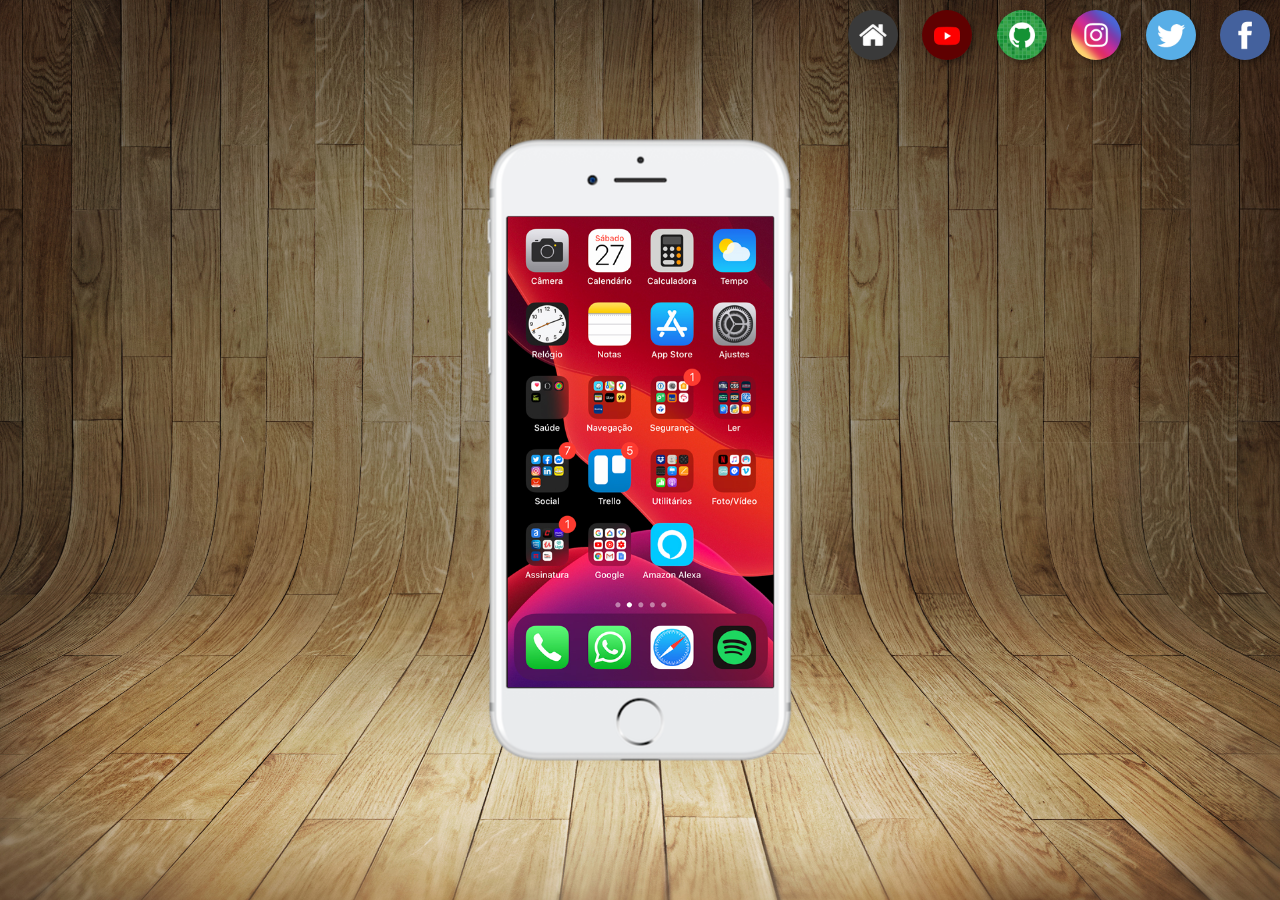
<file: INDEX.html>
<!DOCTYPE html>
<html lang="en">
<head>
    <meta charset="UTF-8">
    <meta name="viewport" content="width=device-width, initial-scale=1.0"><link rel="stylesheet" href="favicon.ico">
    <link rel="stylesheet" href="estilos/style.css">
    <title>projetos redes sociais</title>
</head>
<body>
    <main>
        <section id="telefone">
            <iframe src="home.html" frameborder="0" name="tela" id="tela"></iframe>
        </section>
        <section id="redes-sociais">
            <a href="home.html" target="tela"><img src="imagens/logo-home.jpg" alt=""></a>

                <a href="youtube.html" target="tela"><img src="imagens/logo-youtube.jpg" alt=""></a>

            <a href="git.html" target="tela"><img src="imagens/logo-github.jpg" alt=""></a>

            <a href="insta.html" target="tela"><img src="imagens/logo-instagram.jpg" alt=""></a>

            <a href="twitter.html" target="tela"><img src="imagens/logo-twitter.jpg" alt=""></a>

            <a href="FECE.html" target="tela"><img src="imagens/logo-facebook.jpg" alt=""></a>

        </section>
    </main>
</body>
</html>
</file>
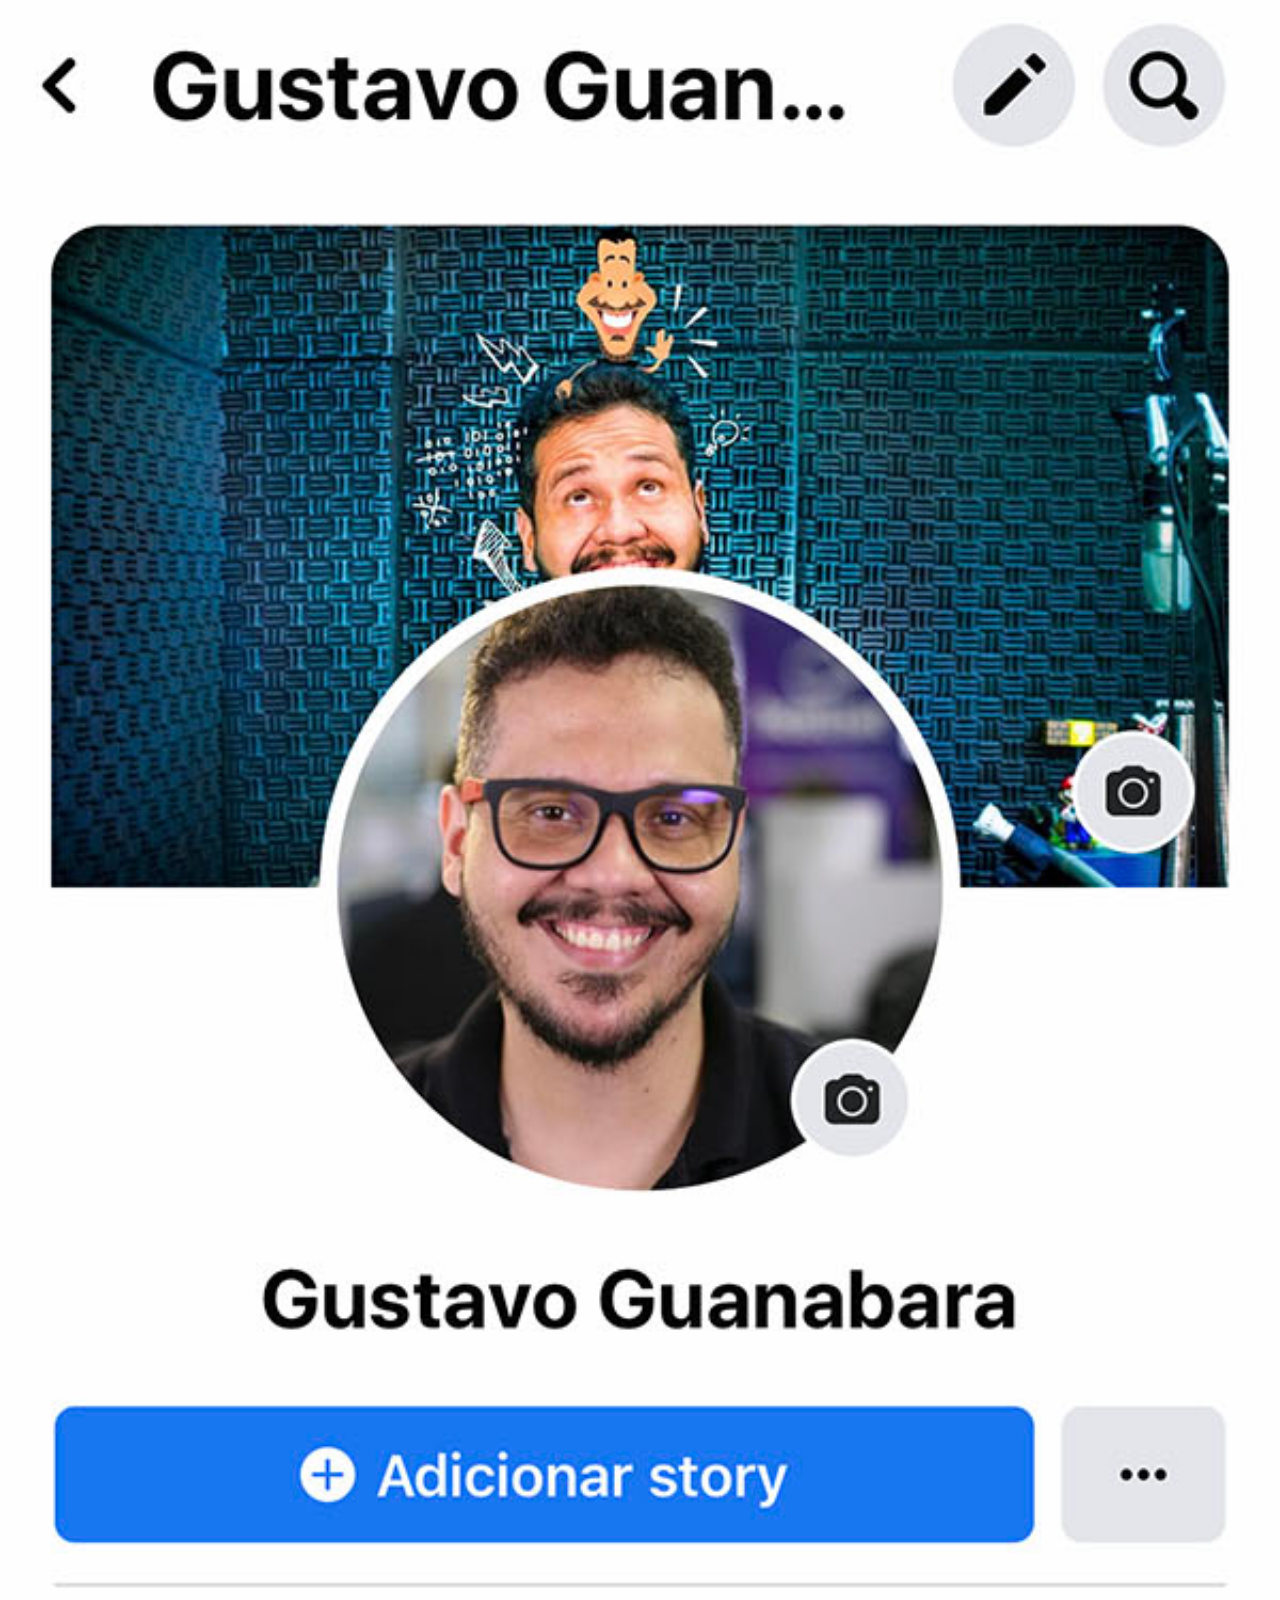
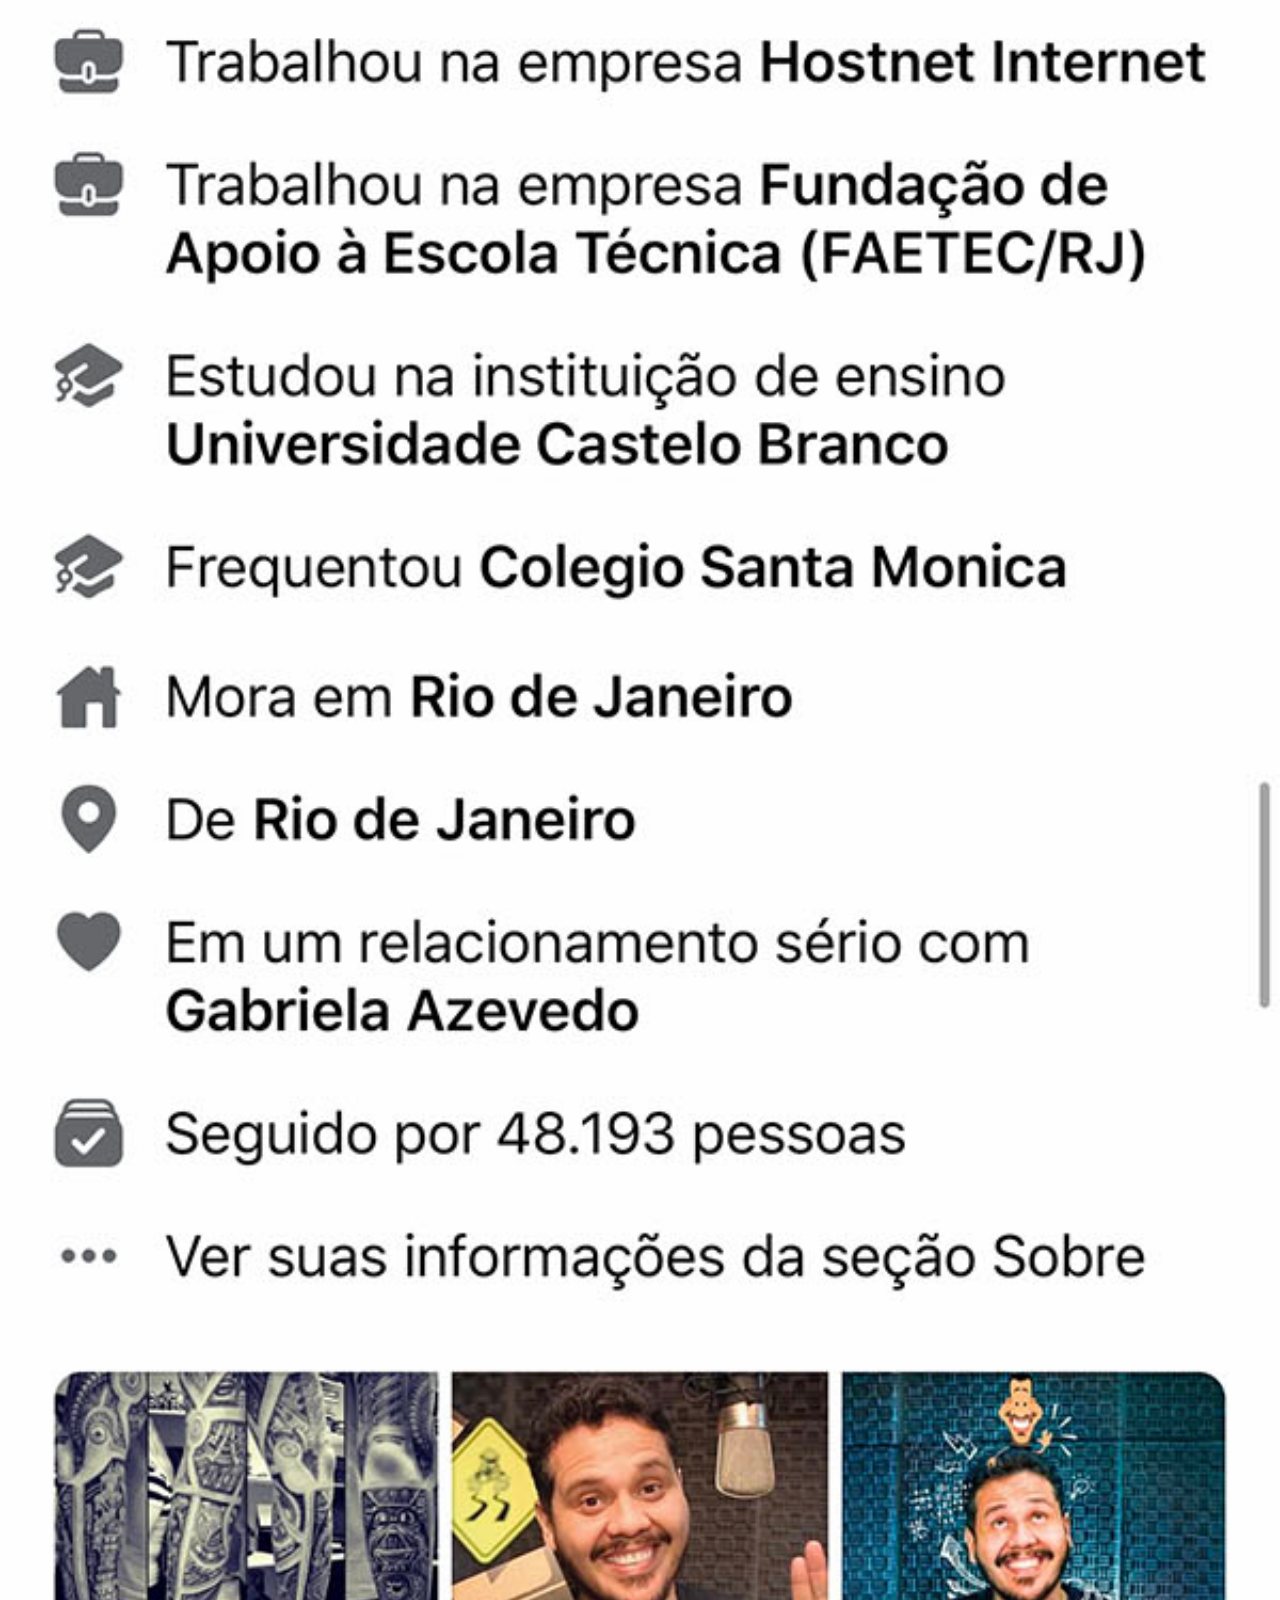
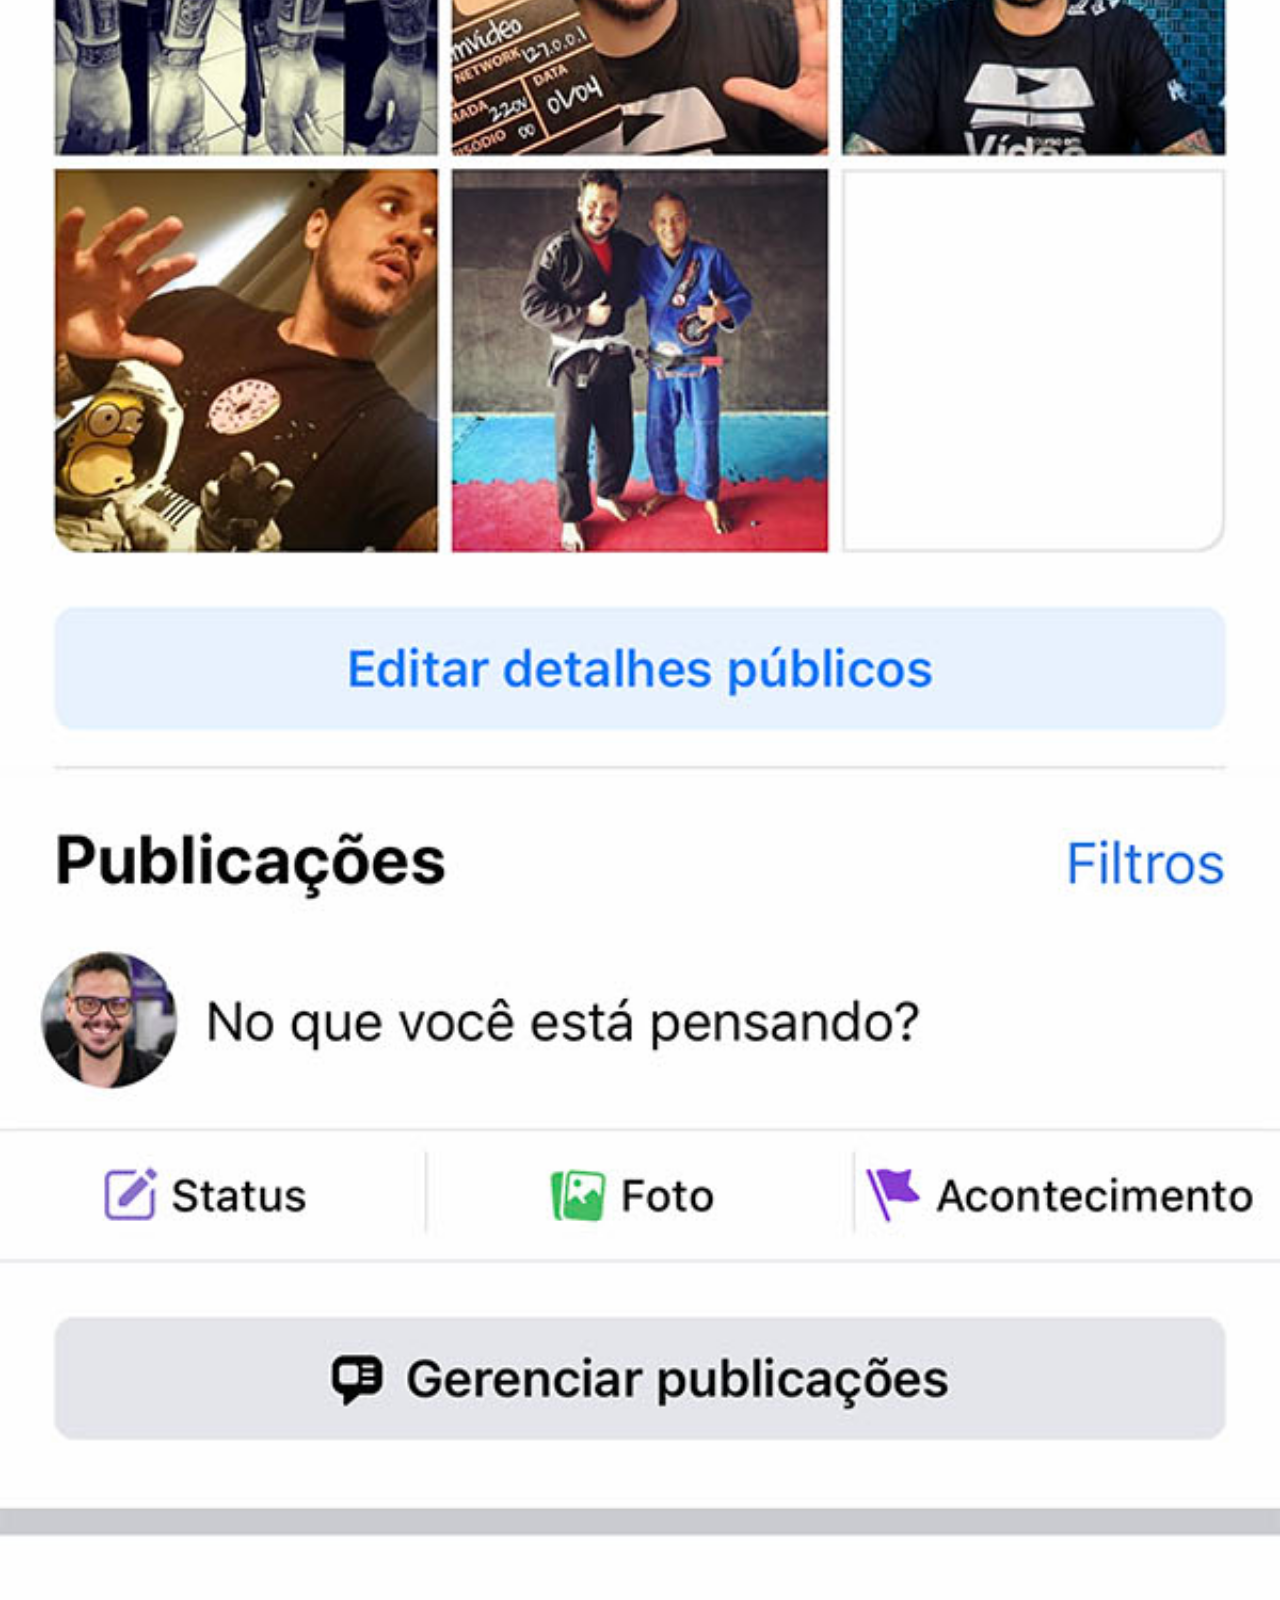
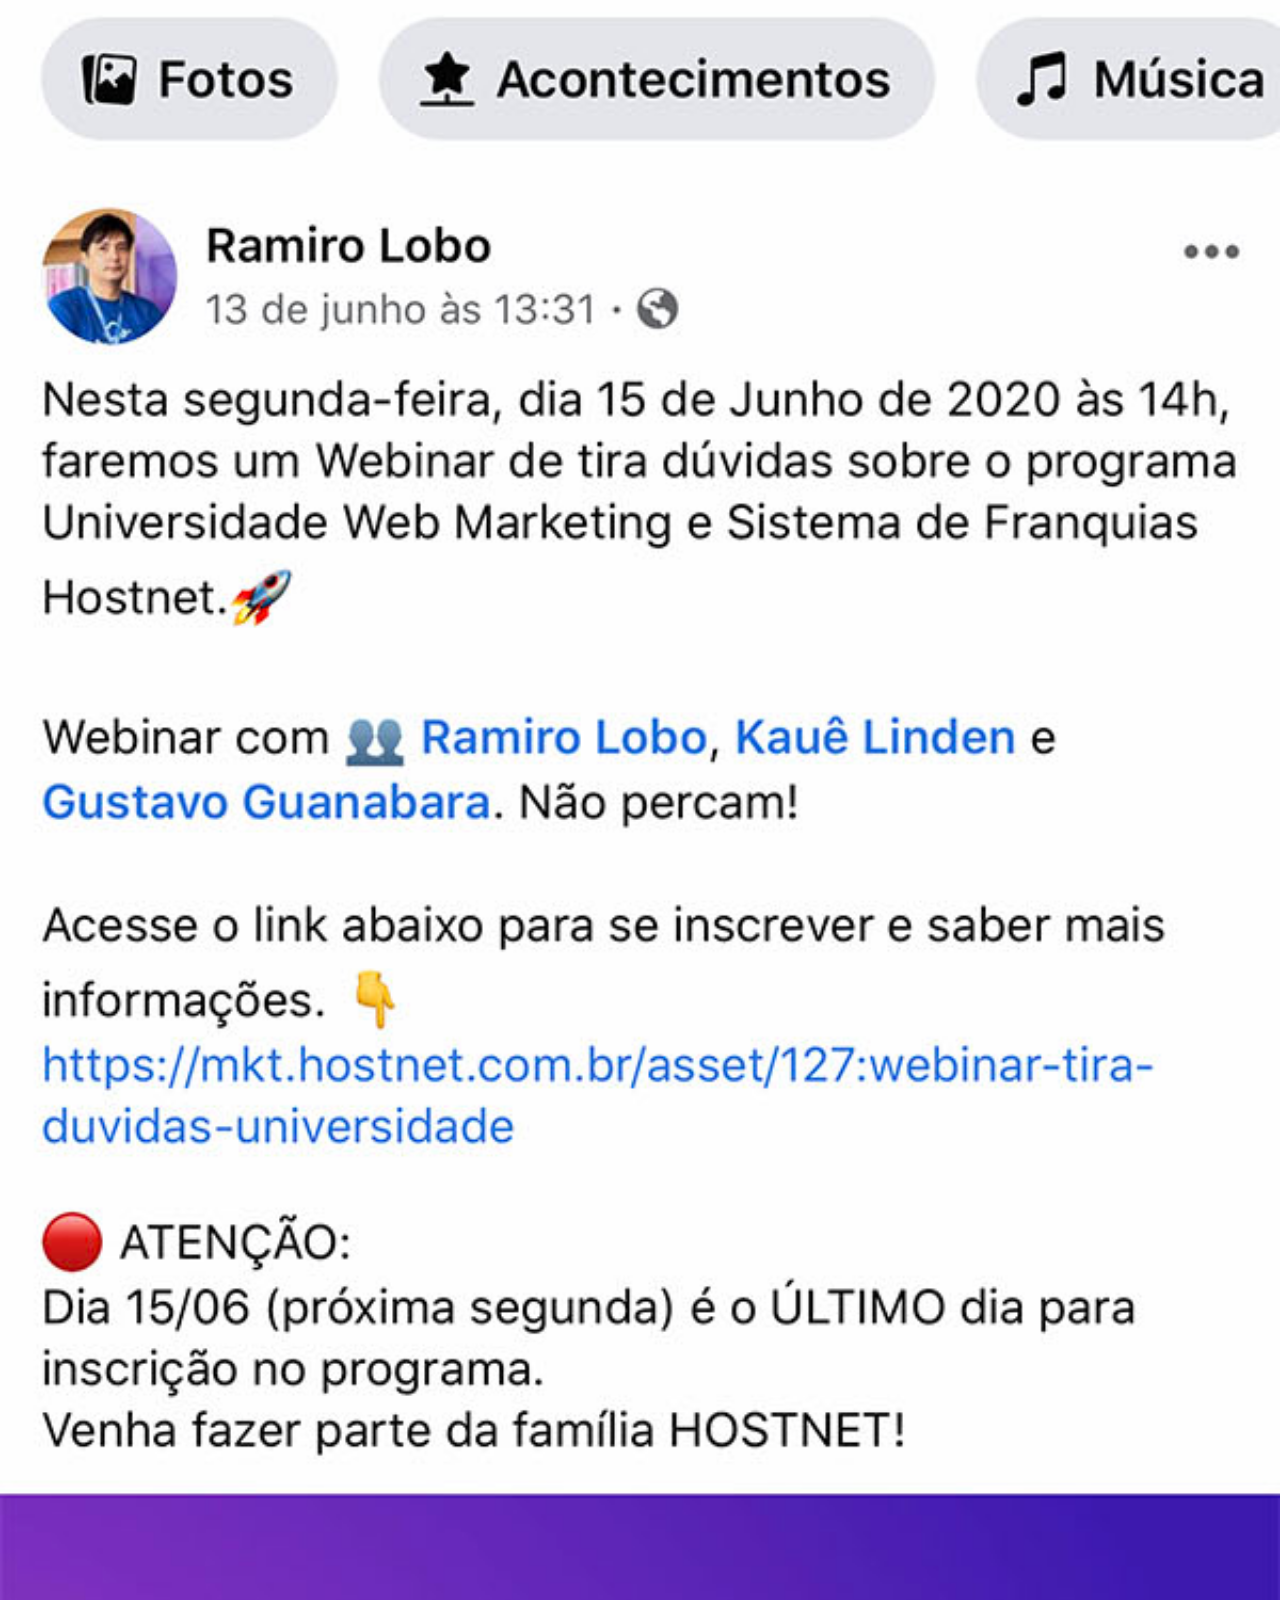
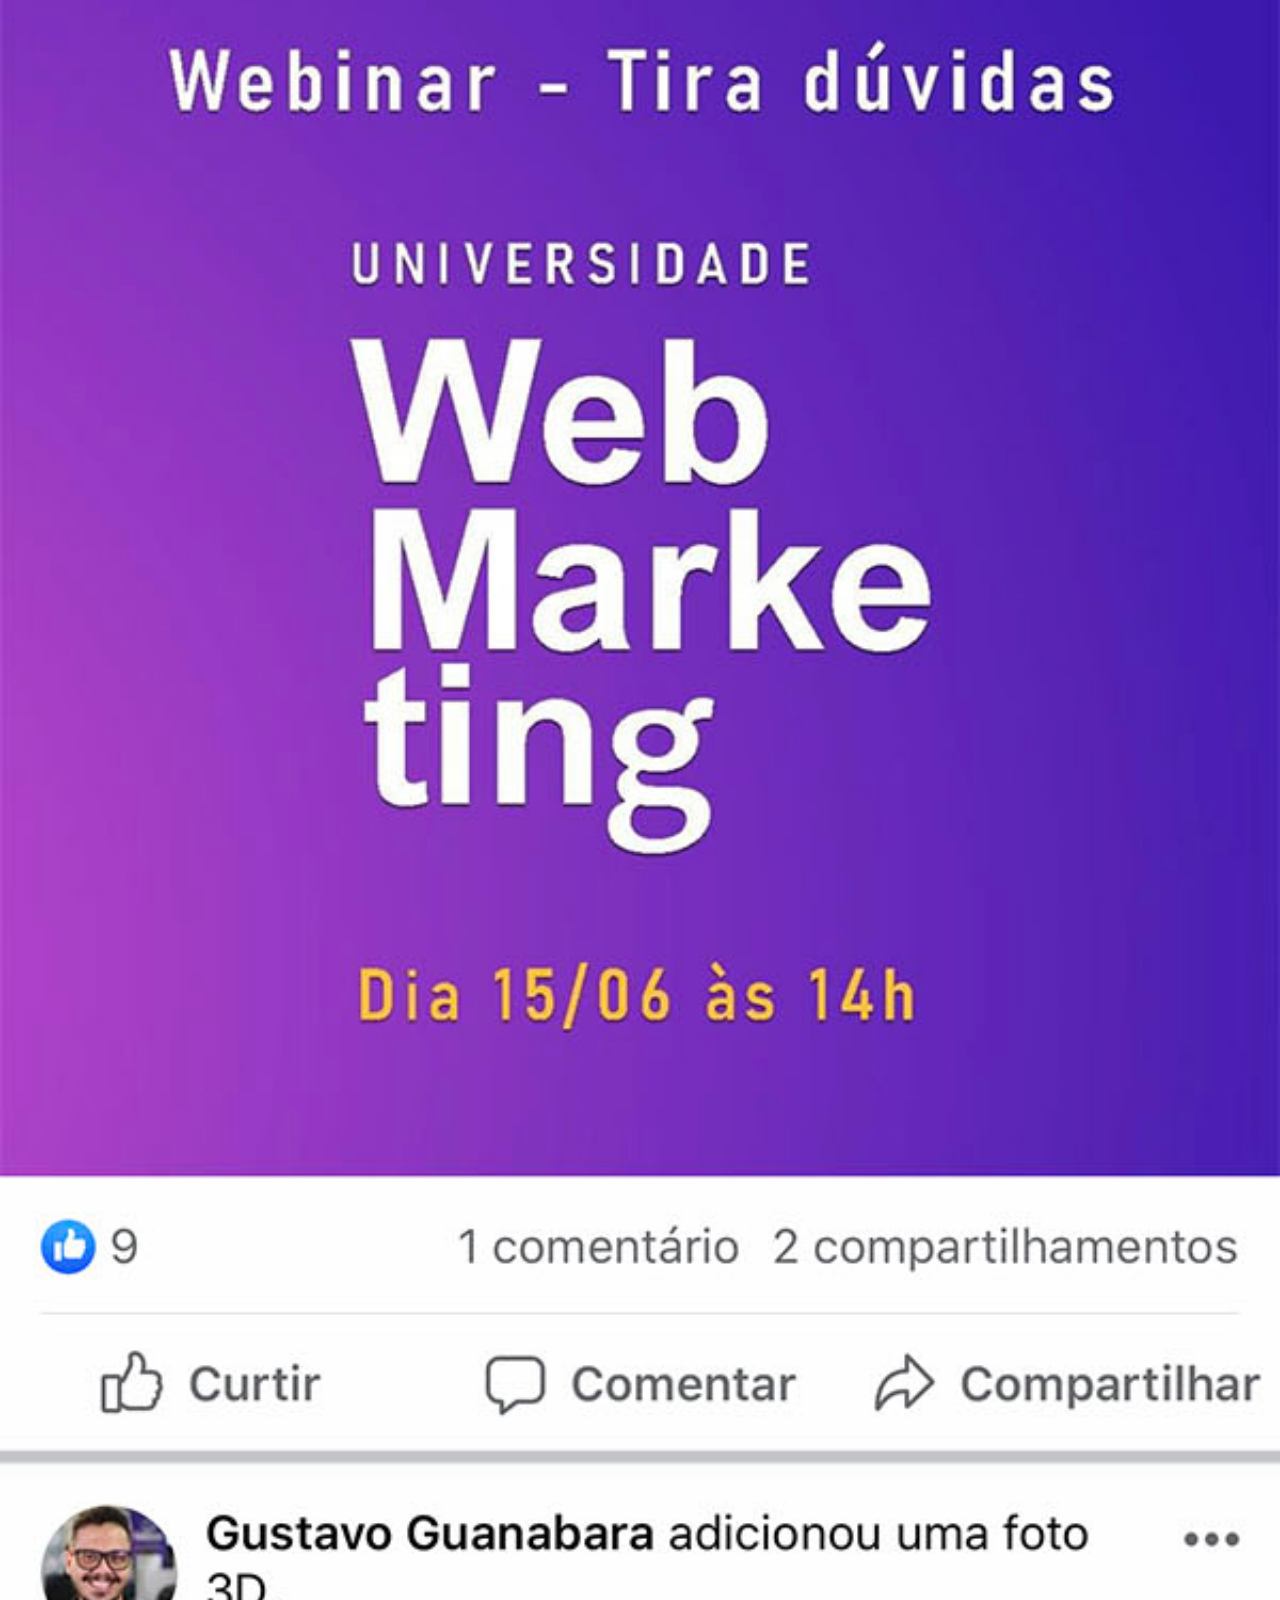
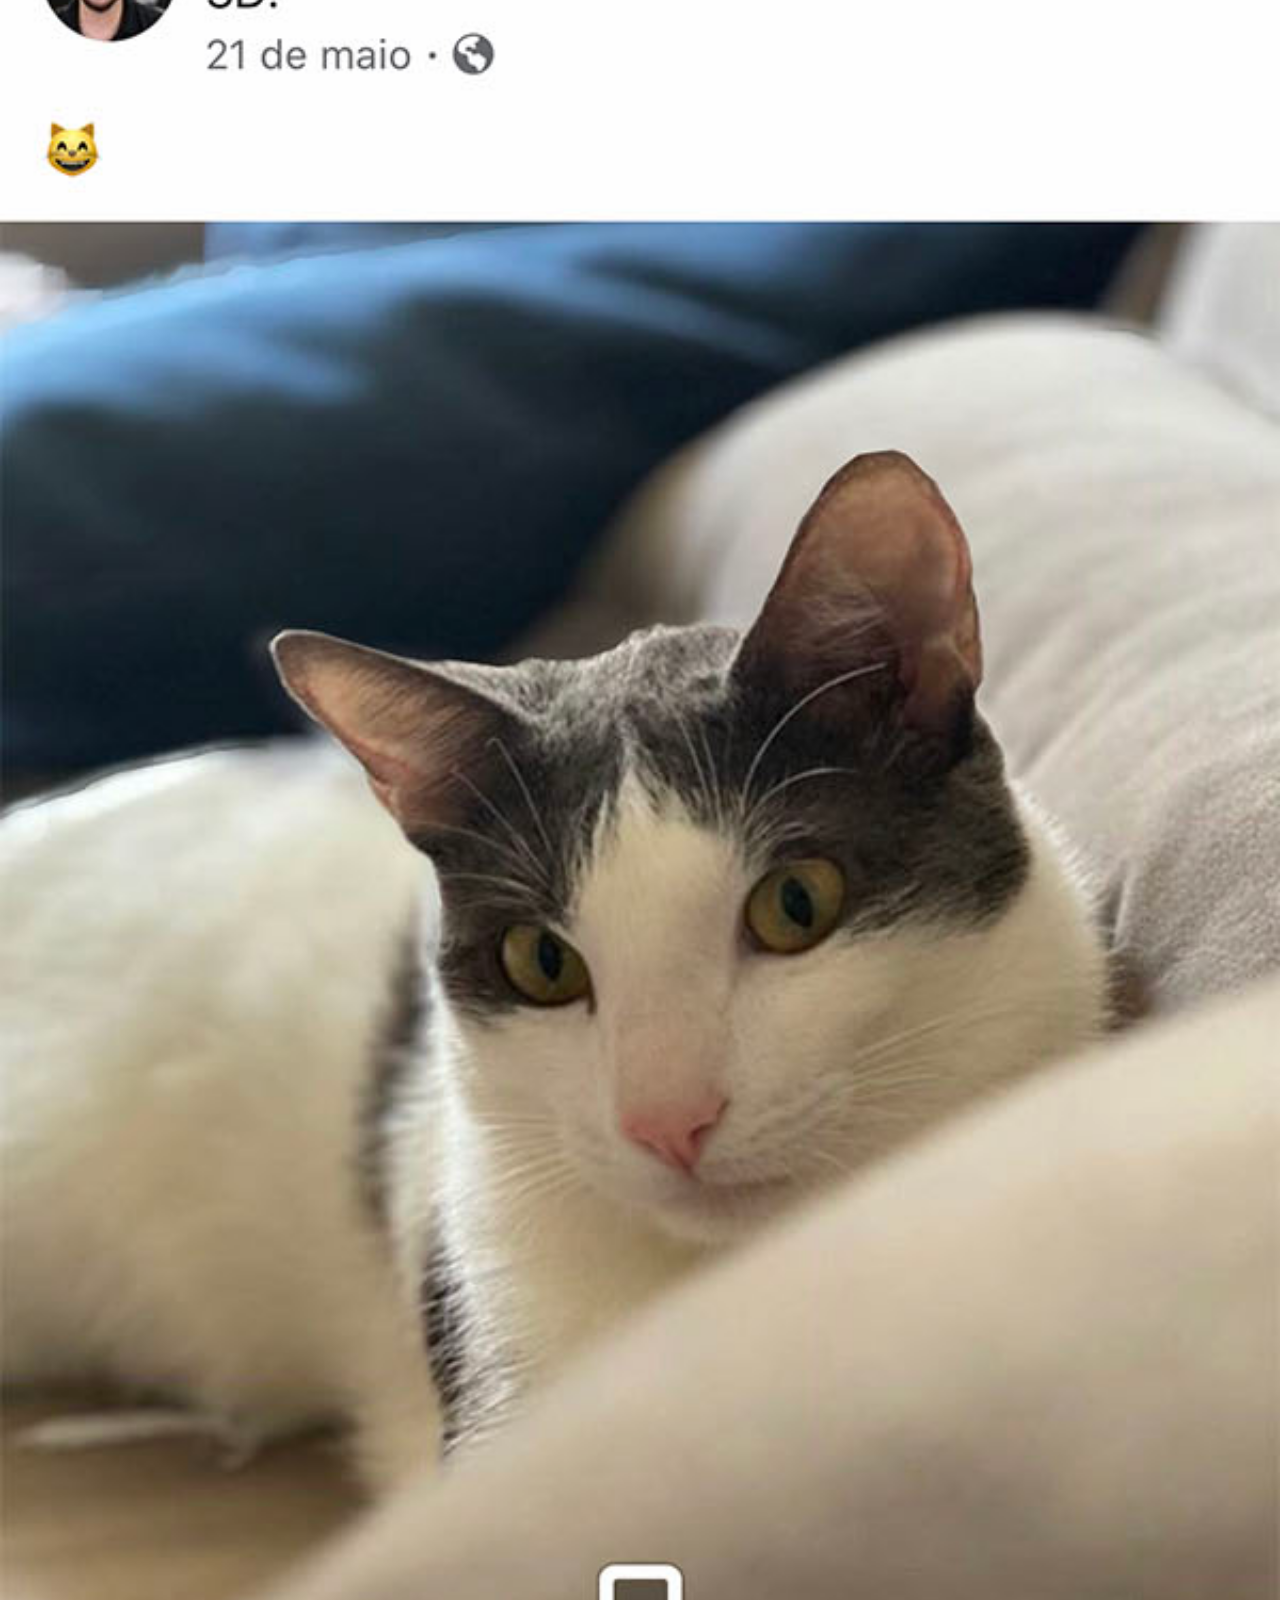
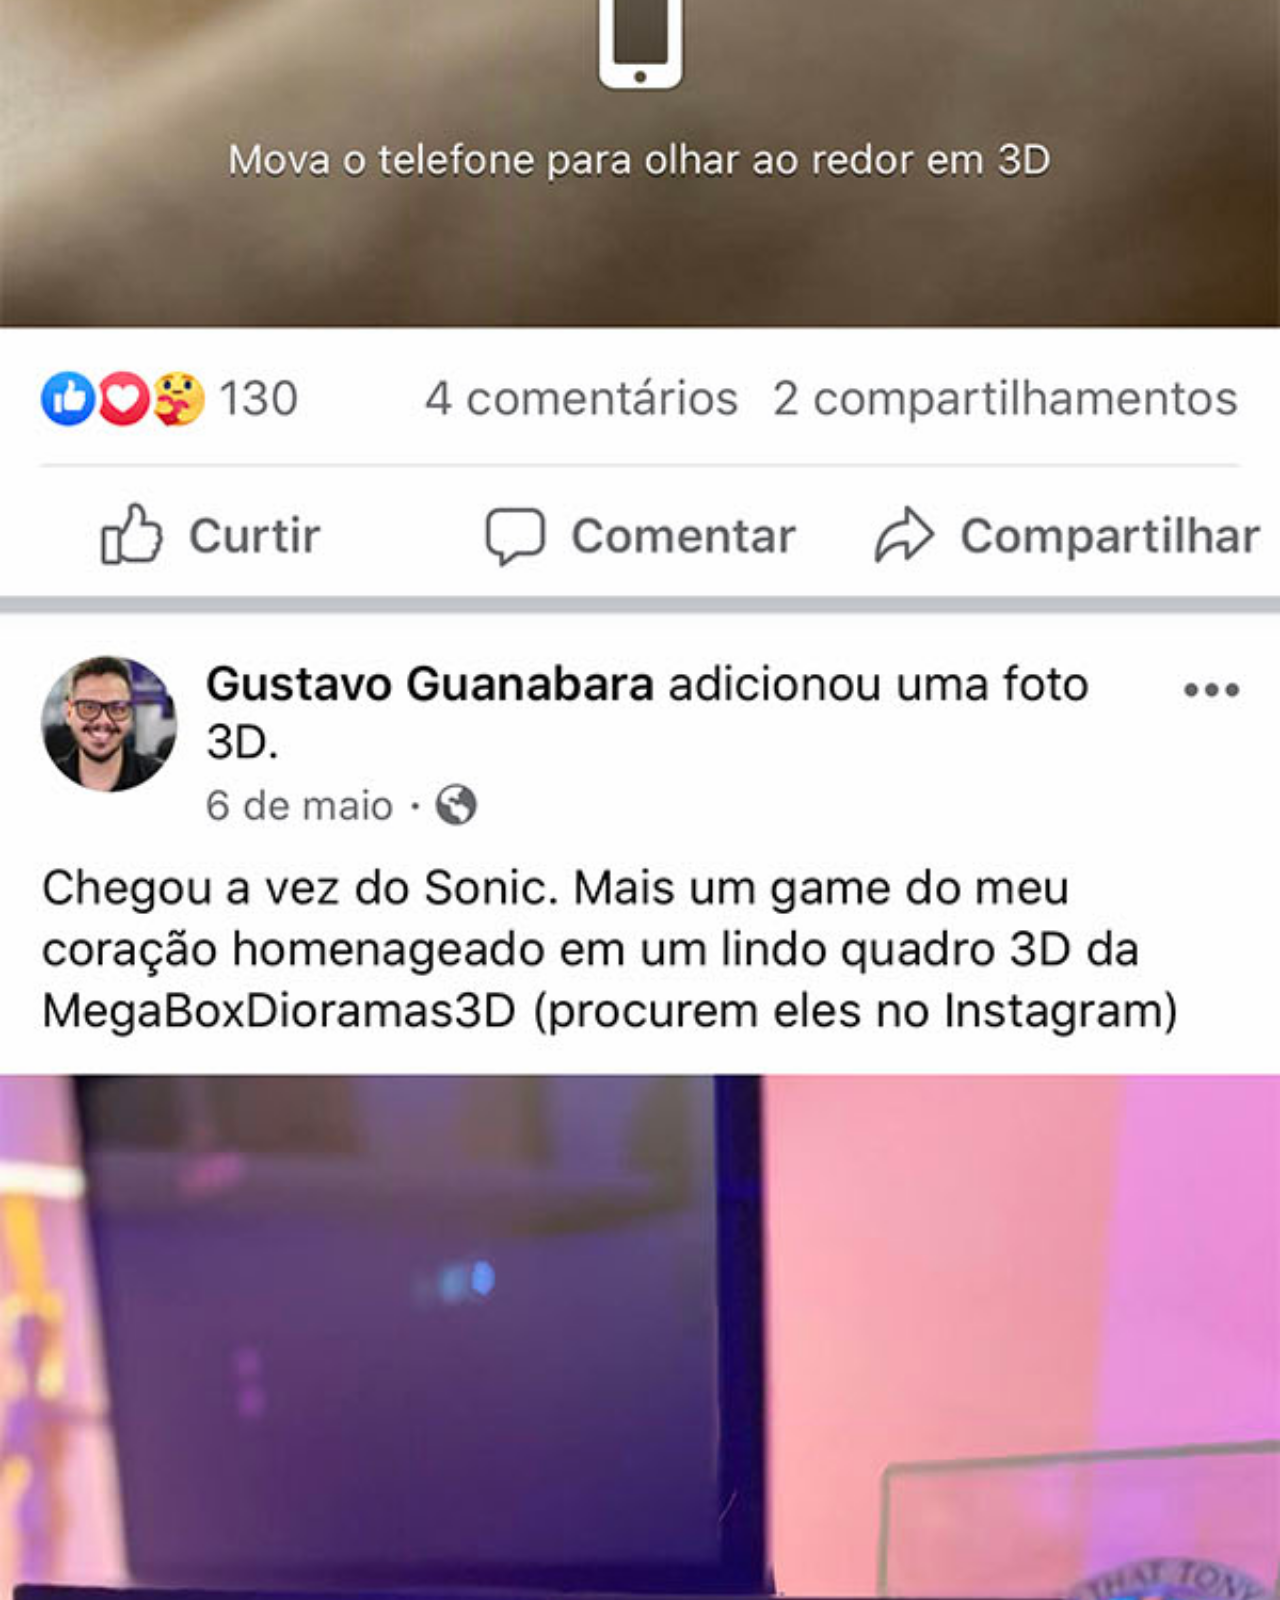
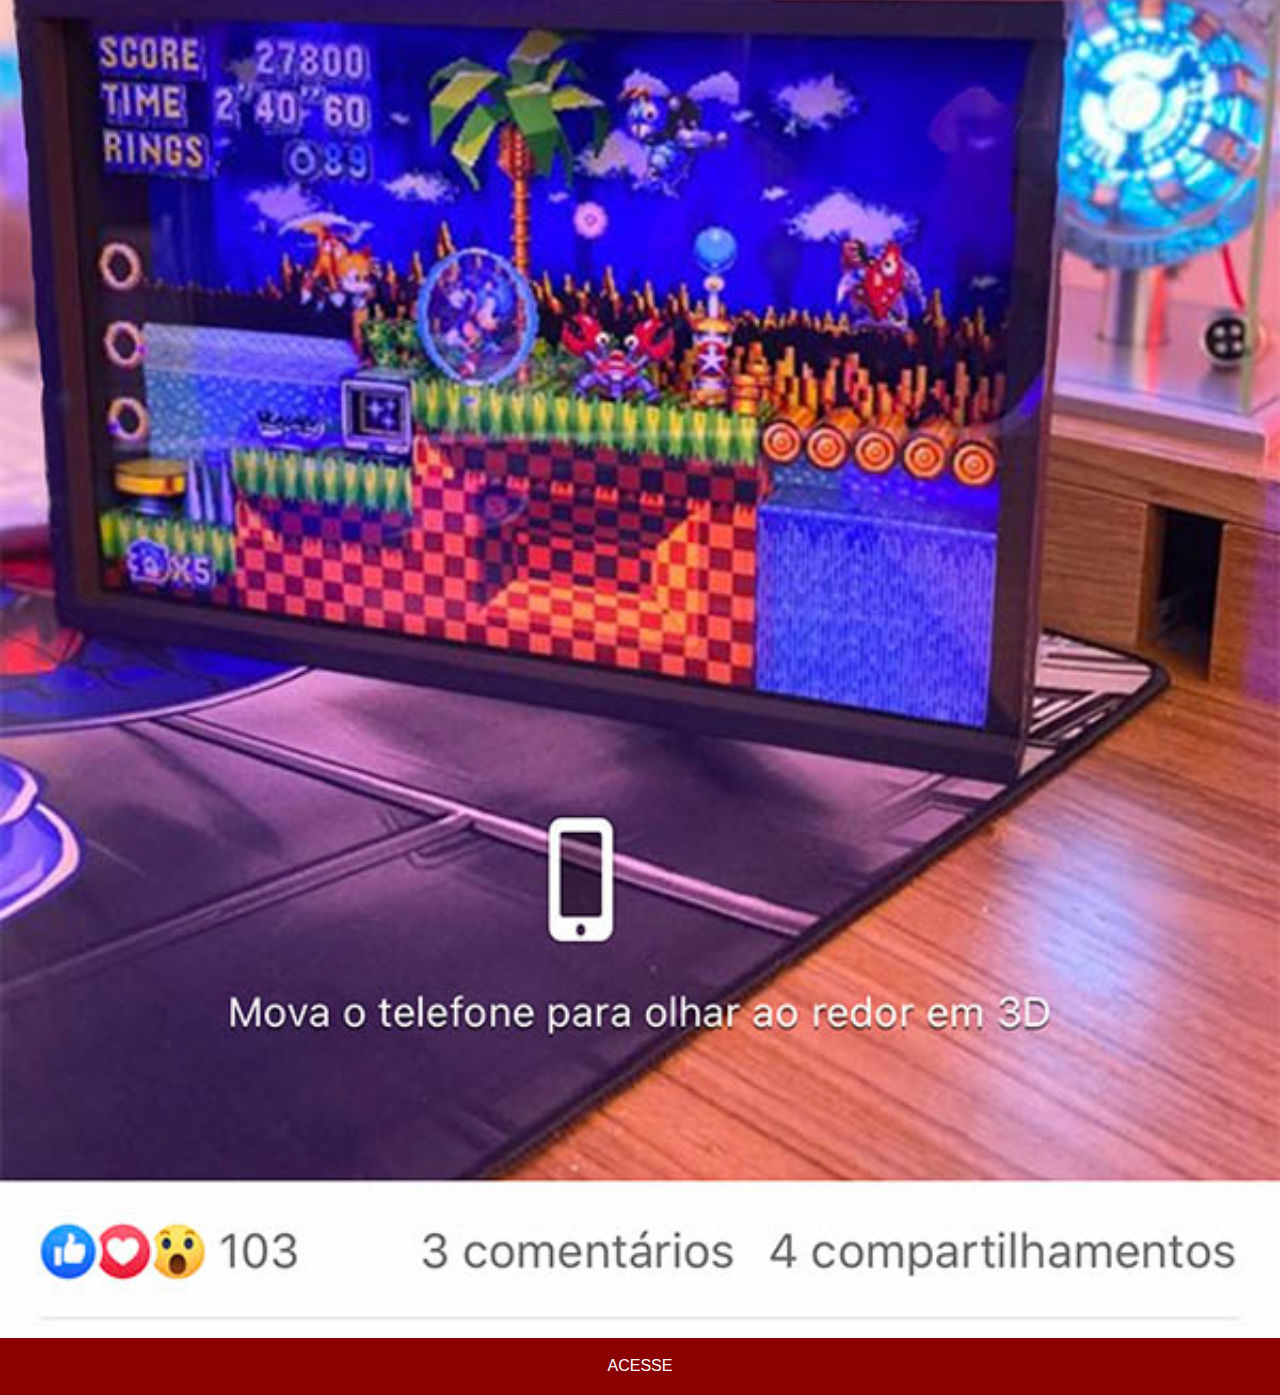
<file: FECE.html>
<!DOCTYPE html>
<html lang="en">
<head>
    <meta charset="UTF-8">
    <meta name="viewport" content="width=device-width, initial-scale=1.0">
    <link rel="stylesheet" href="estilos/social.css">
    <title>fecebook</title>
</head>
<body>
    <img src="imagens/tela-facebook.jpg" alt="fecebook">
    <a href="https://youtu.be/-ifSQELobS0?si=VRrGl2vtVCMbrj7Y" target="_blank">ACESSE</a>
   
</body>
</html>
</file>
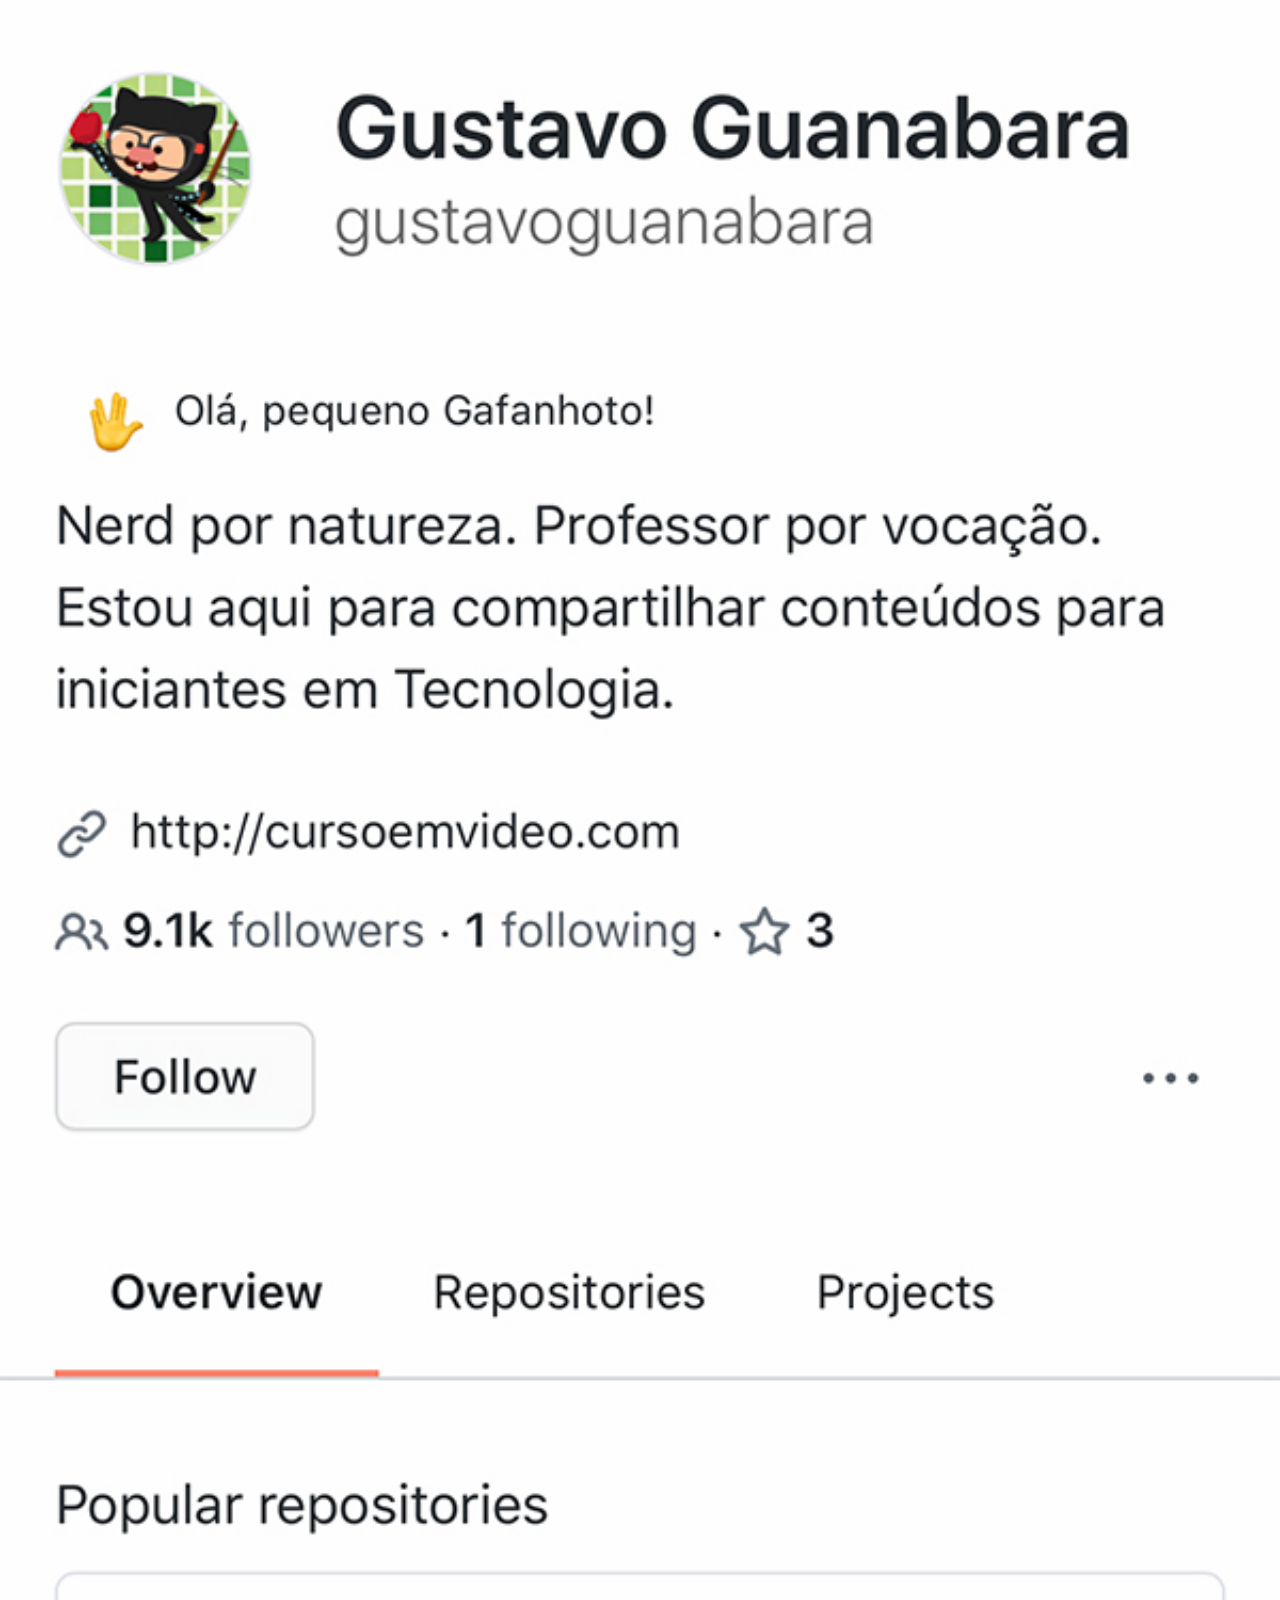
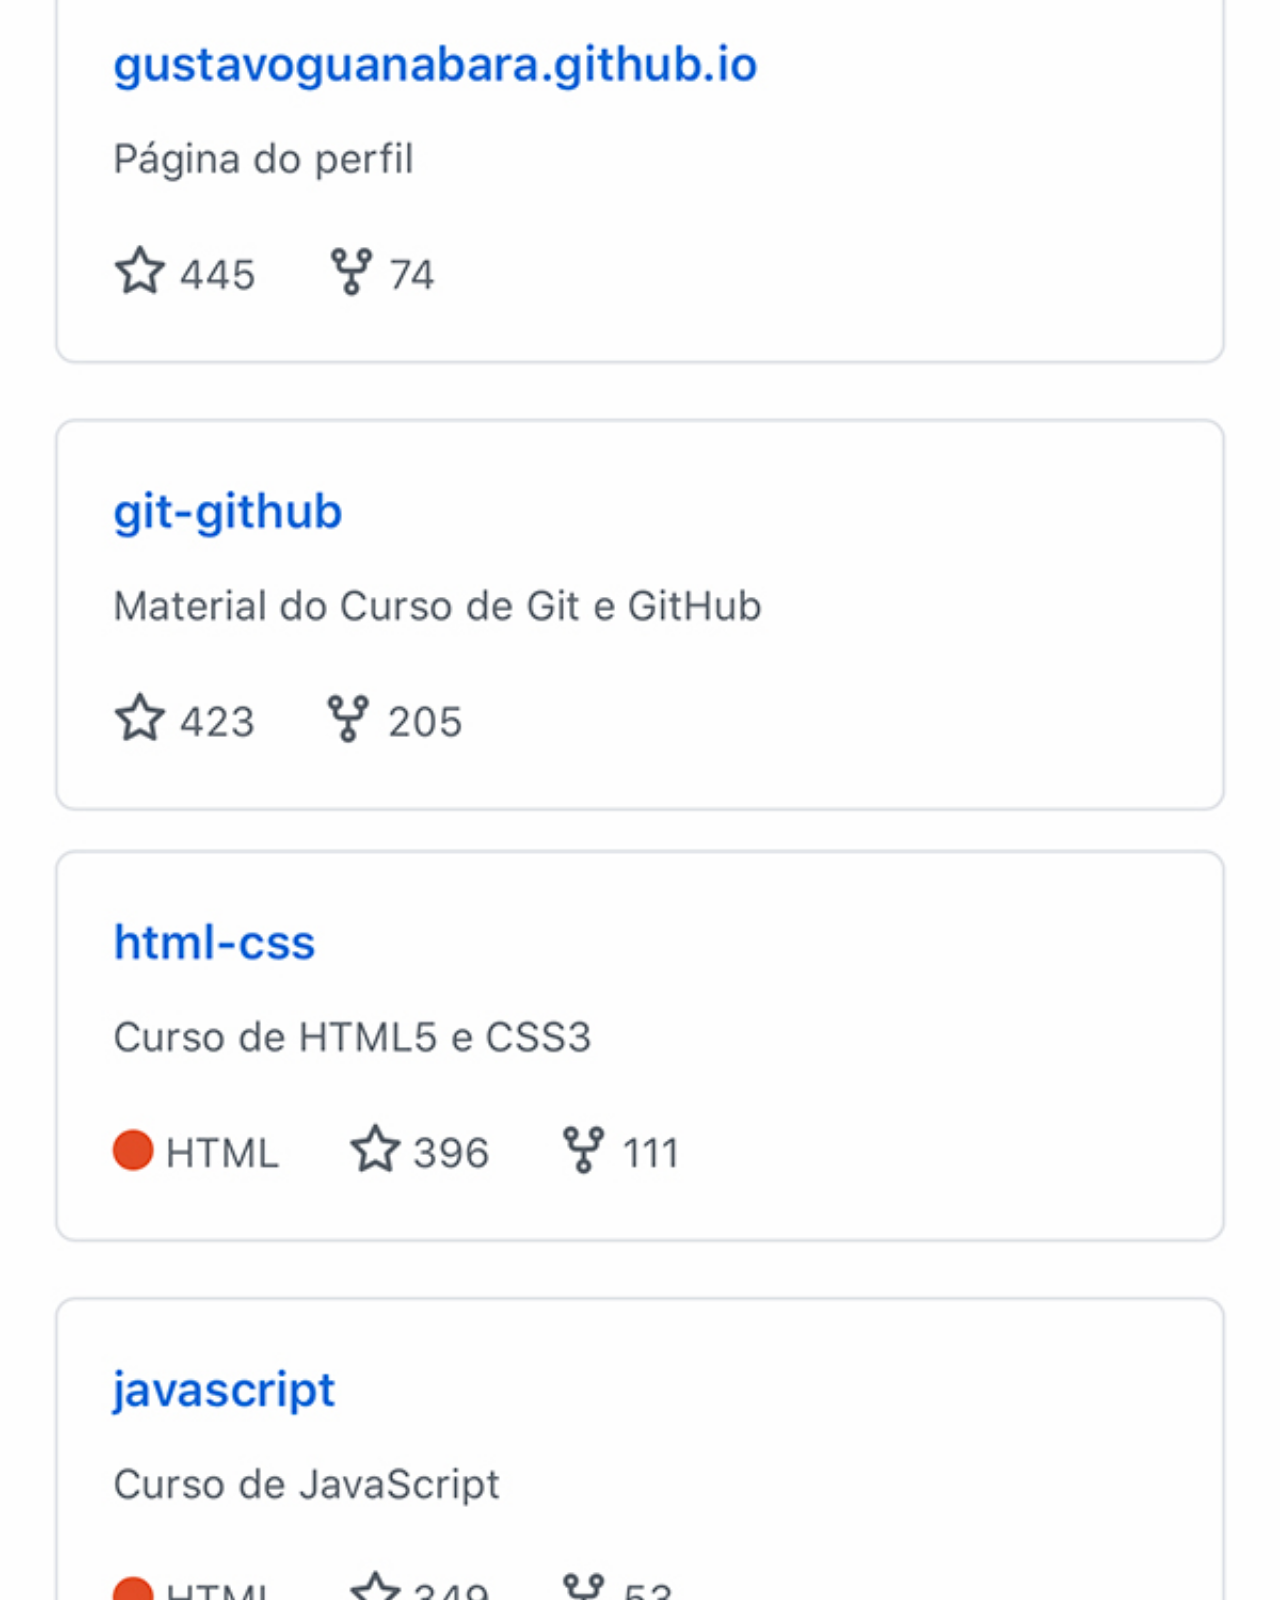
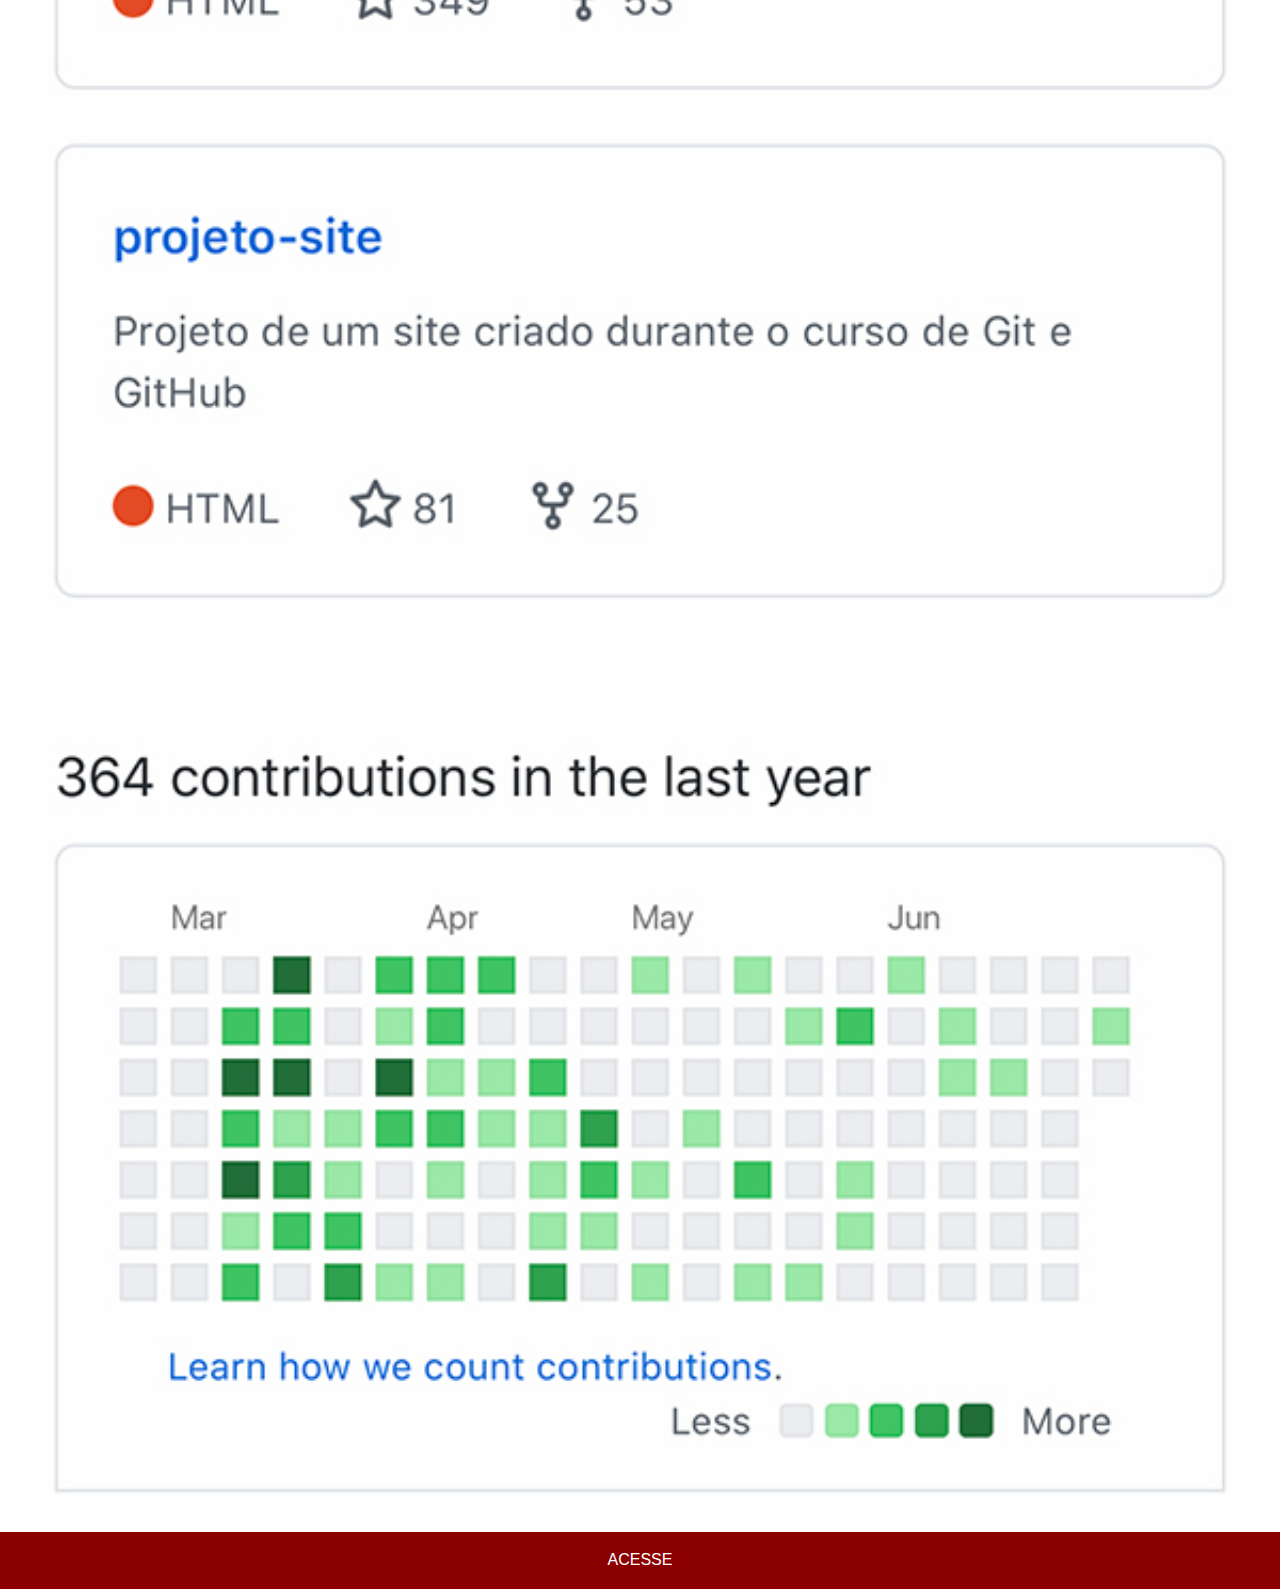
<file: git.html>
<!DOCTYPE html>
<html lang="pt-br">
<head>
    <meta charset="UTF-8">
    <meta name="viewport" content="width=device-width, initial-scale=1.0">
    <link rel="stylesheet" href="estilos/social.css">
    <title>github</title>
</head>
<body>
    <img src="imagens/tela-github.jpg" alt="github">
    <a href="https://github.com/Joaomugem/html5-css3 " target="_blank">ACESSE</a>
</body>
</html>
</file>
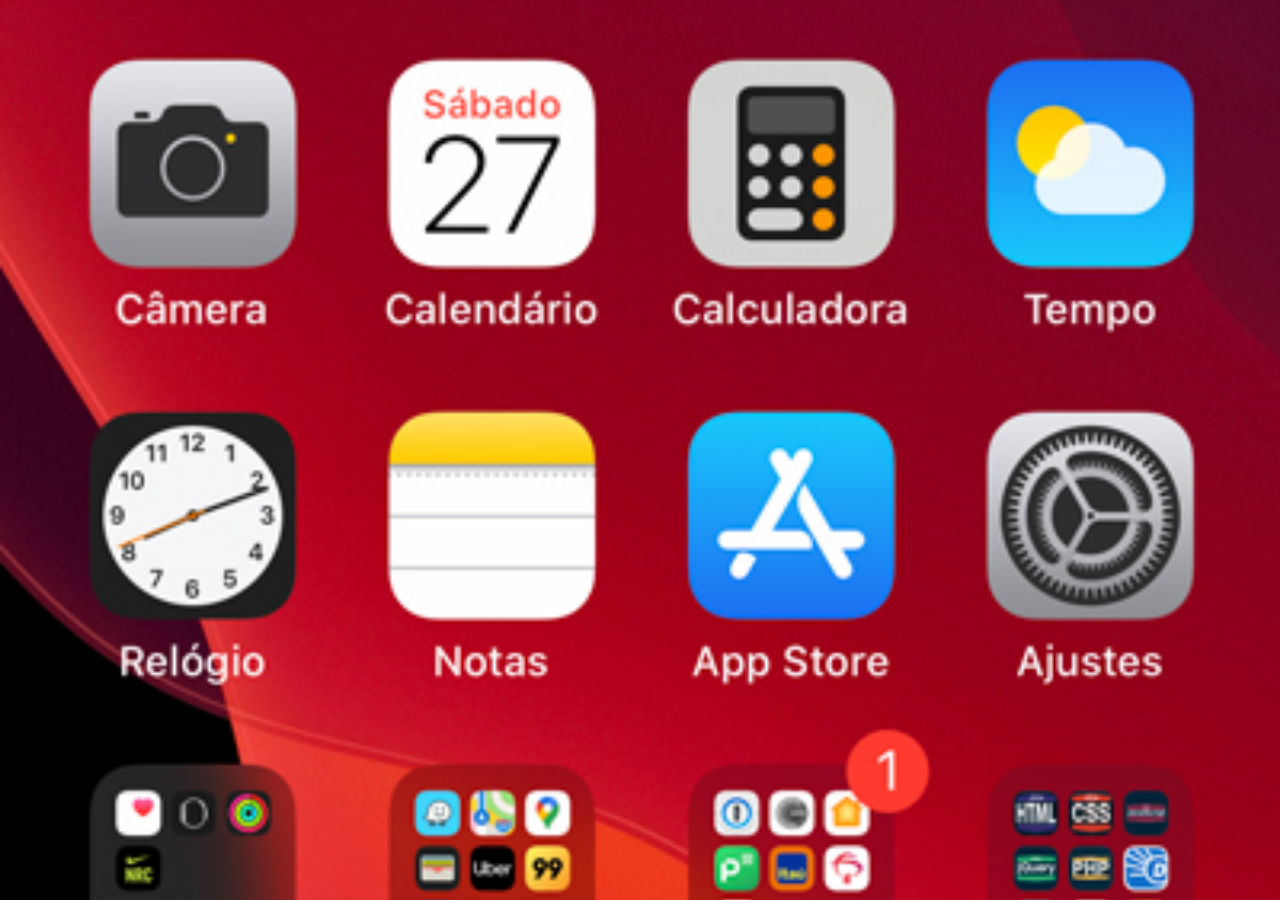
<file: home.html>
<!DOCTYPE html>
<html lang="pt-br">
<head>
    <meta charset="UTF-8">
    <meta name="viewport" content="width=device-width, initial-scale=1.0">
    <title>Document</title>
    <style>
        * {
            margin: 0px;
            padding: 0px;
        } 
    
    
        body{
            width: 100vw;
            height: 100vh;
            background: black url('imagens/tela-home.jpg')no-repeat top center;
            background-size: cover;
    
        }
    
        </style>
</head>
<body>
    
</body>
</html>
</file>
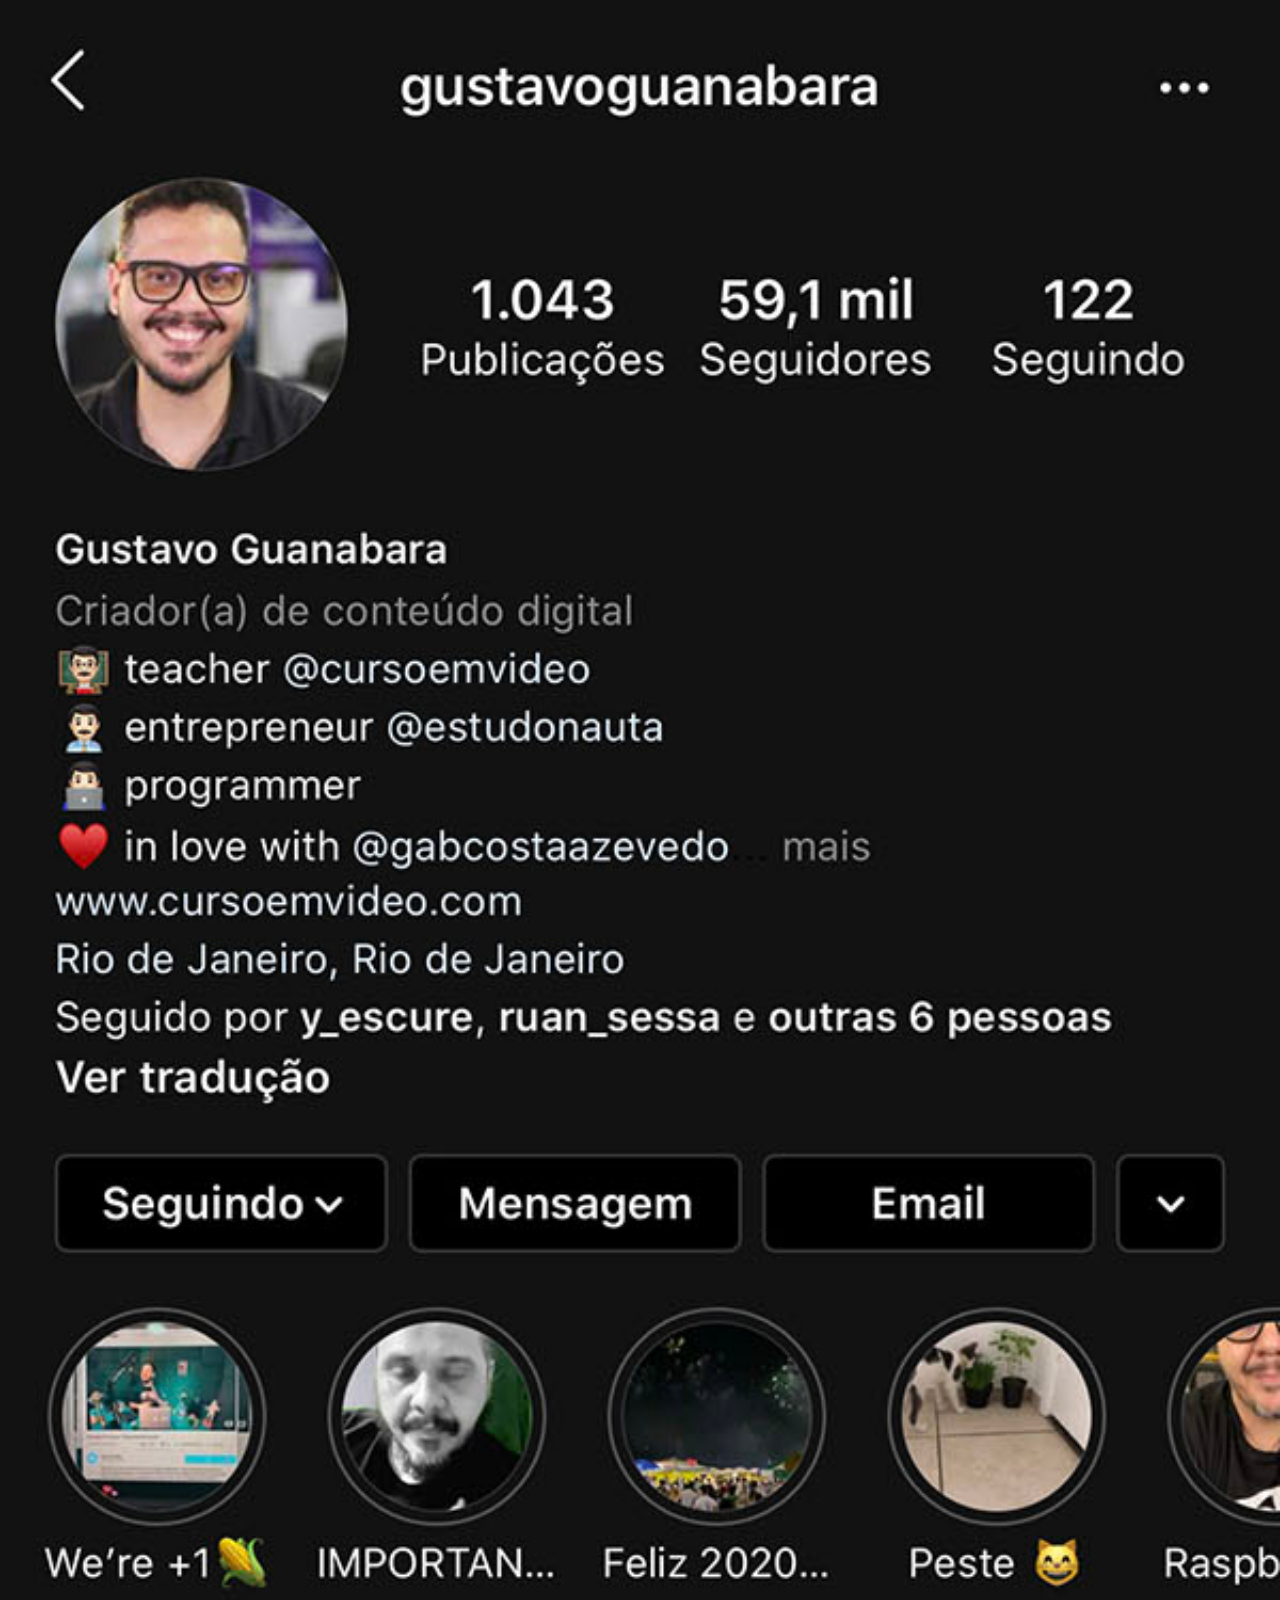
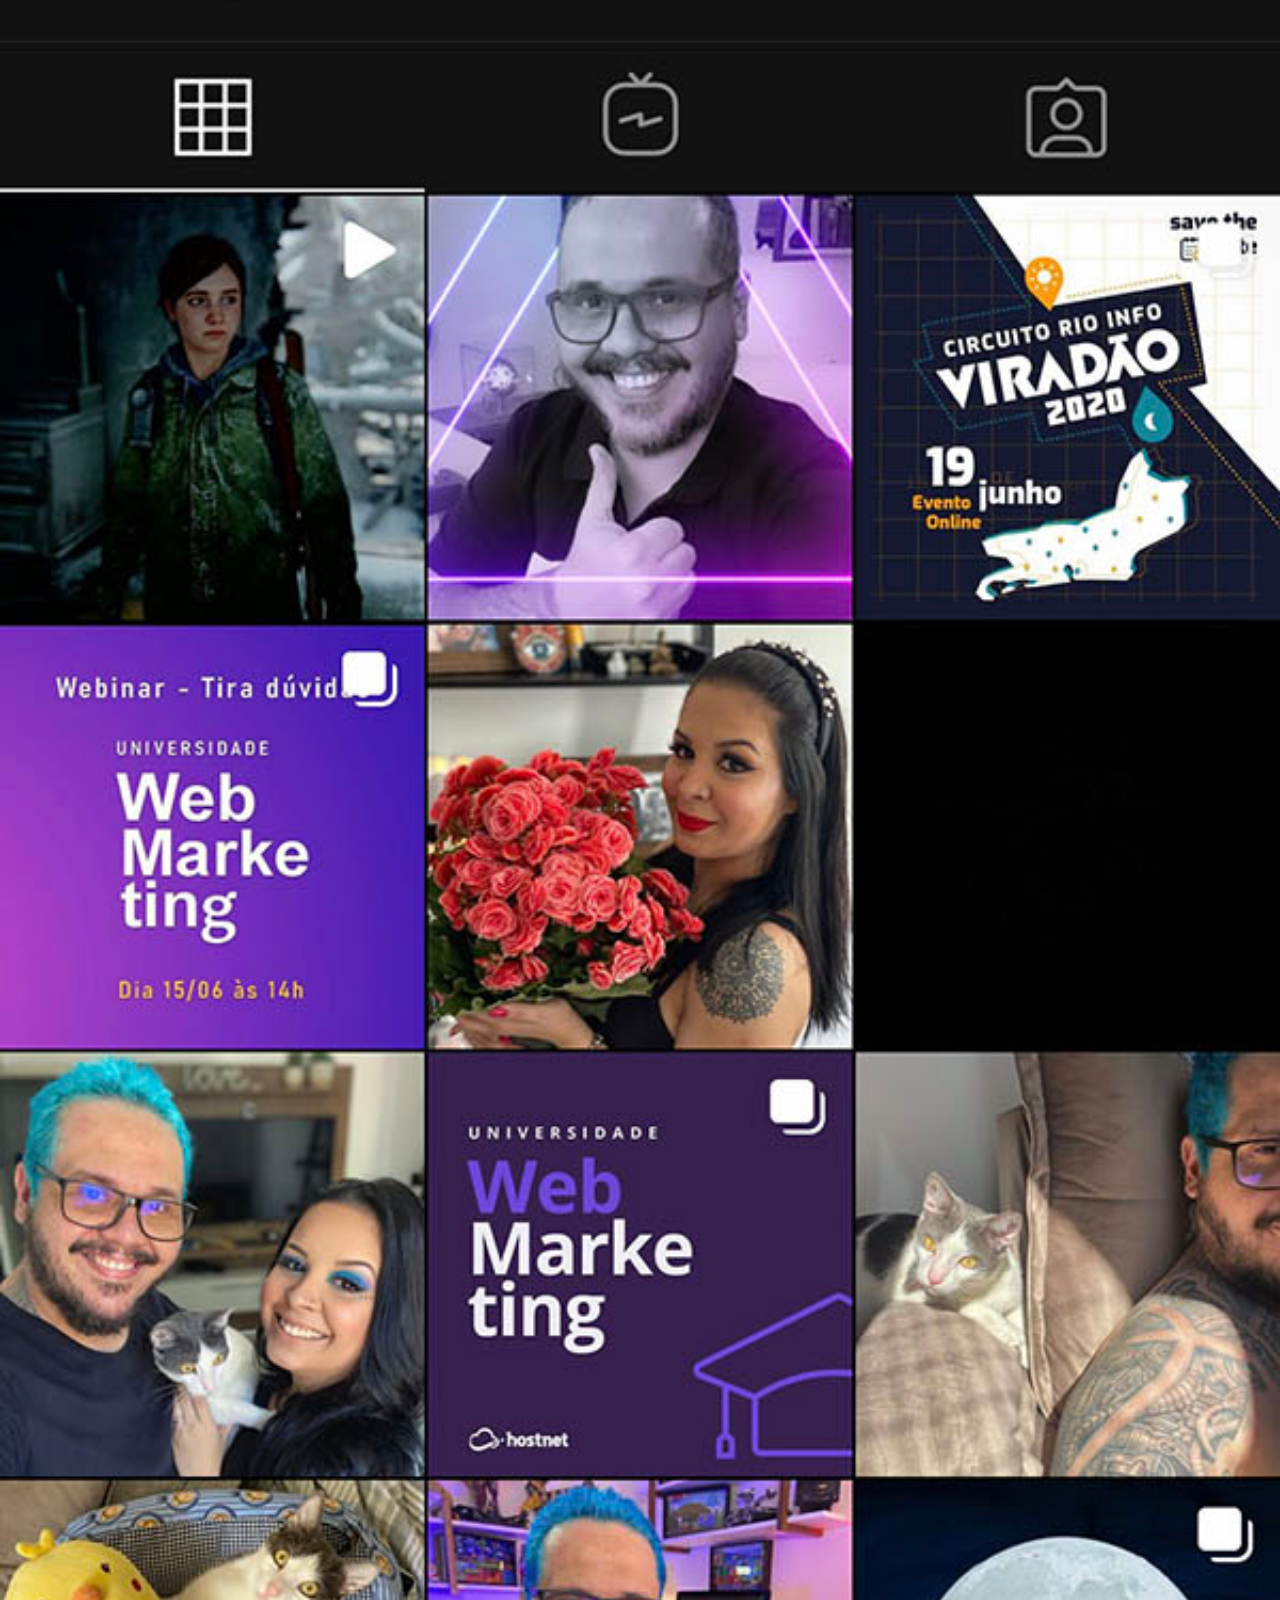
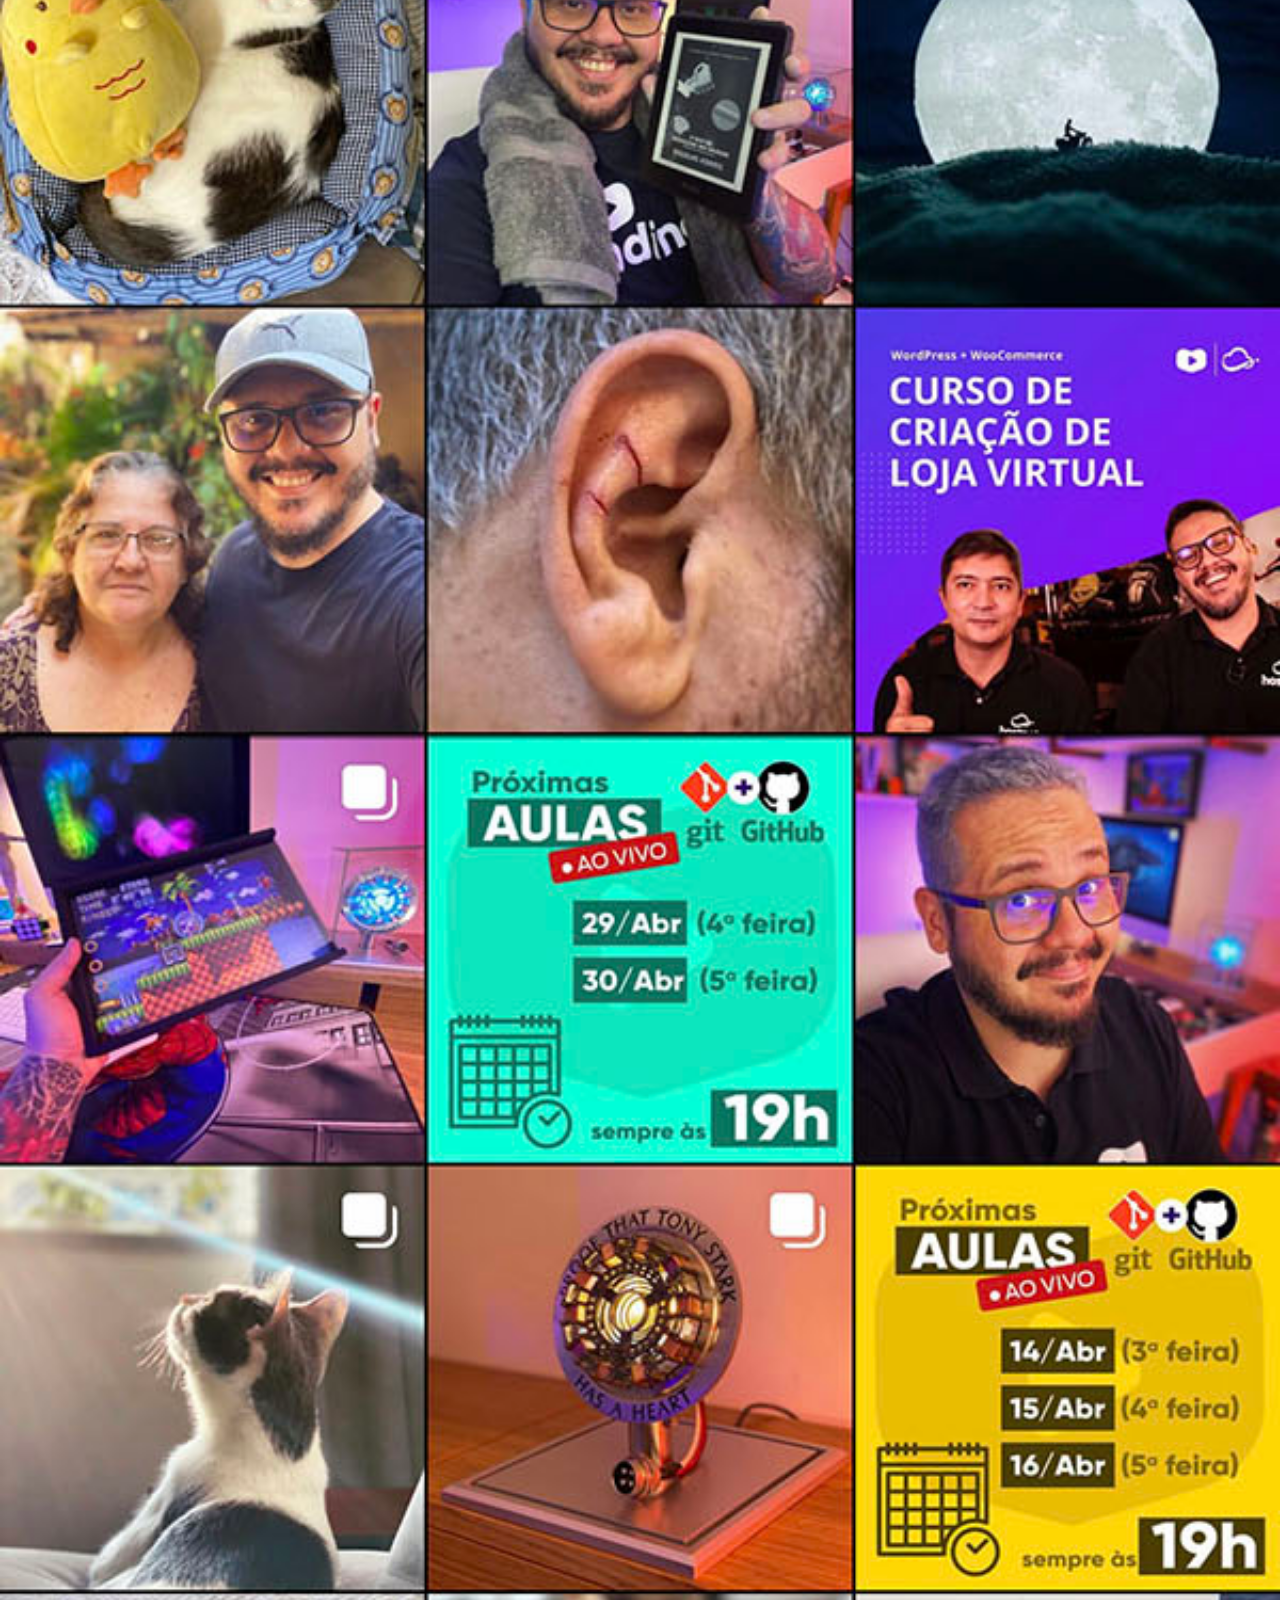
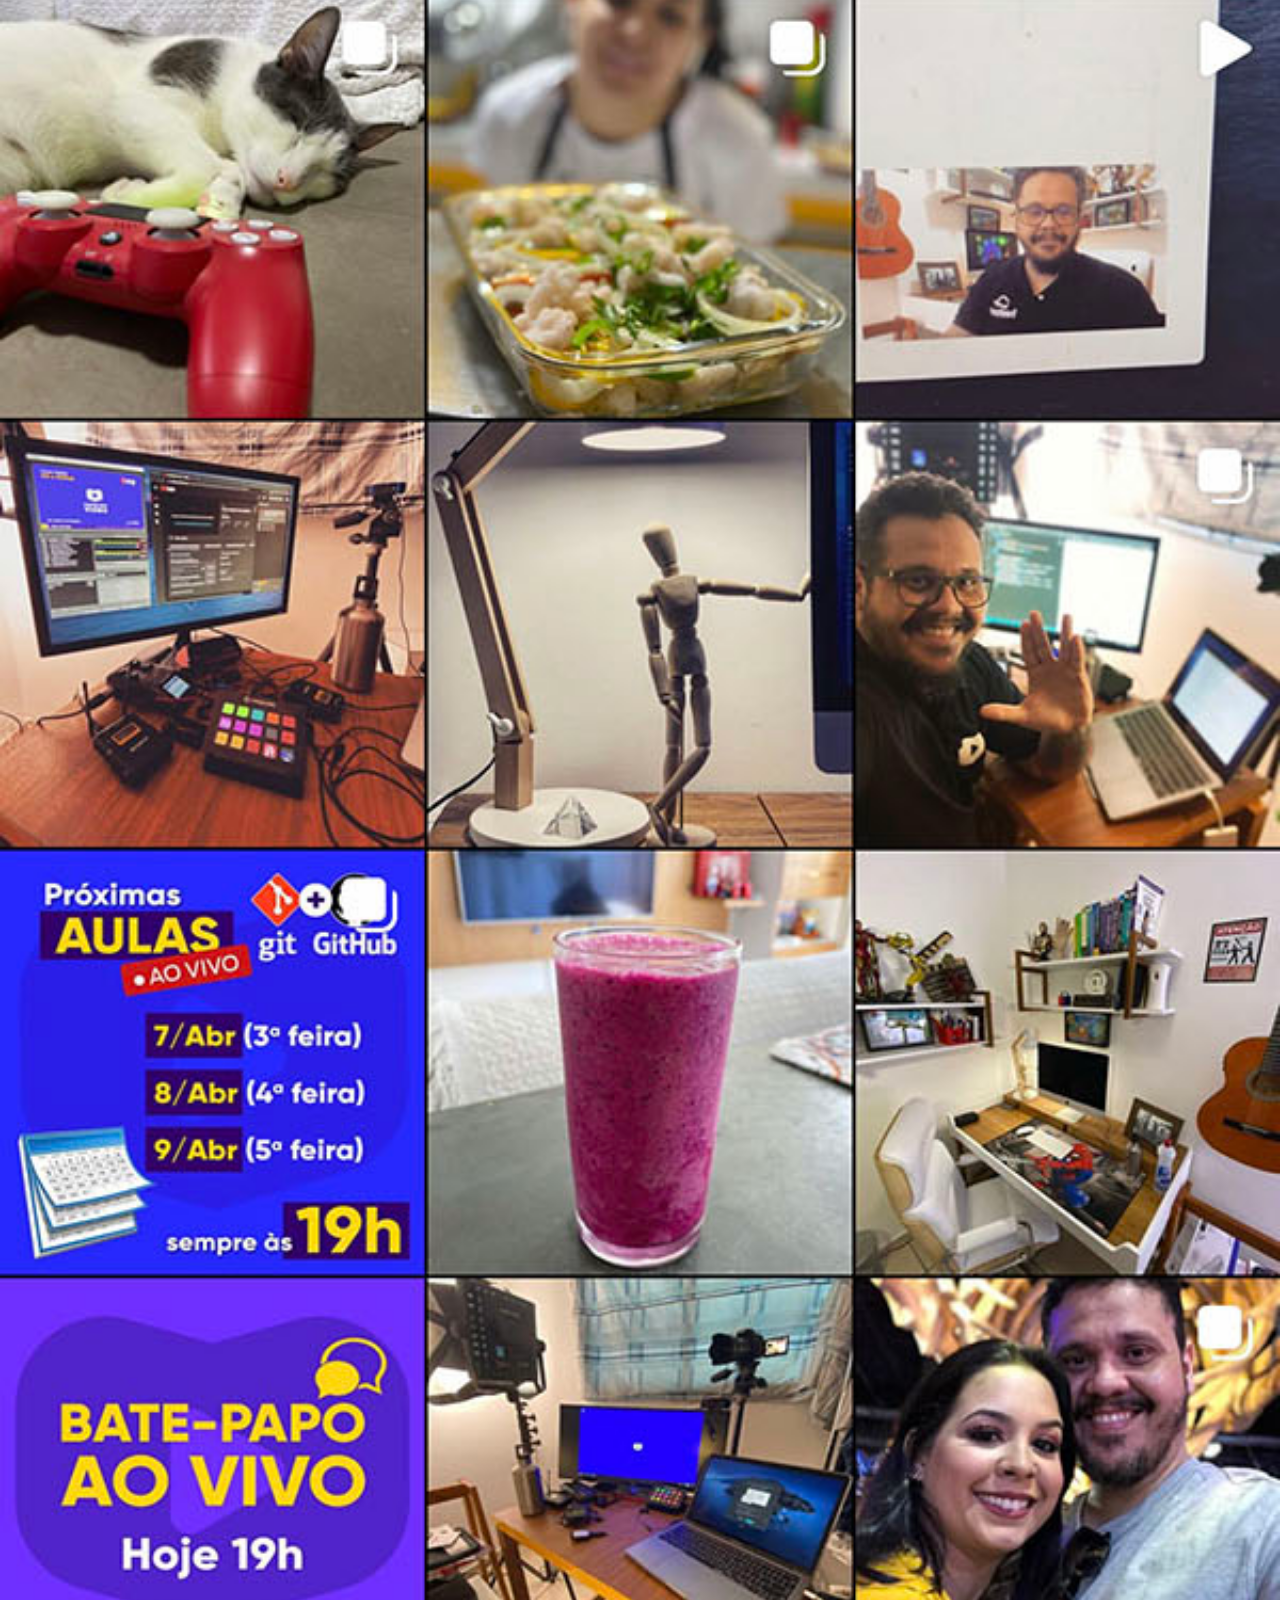
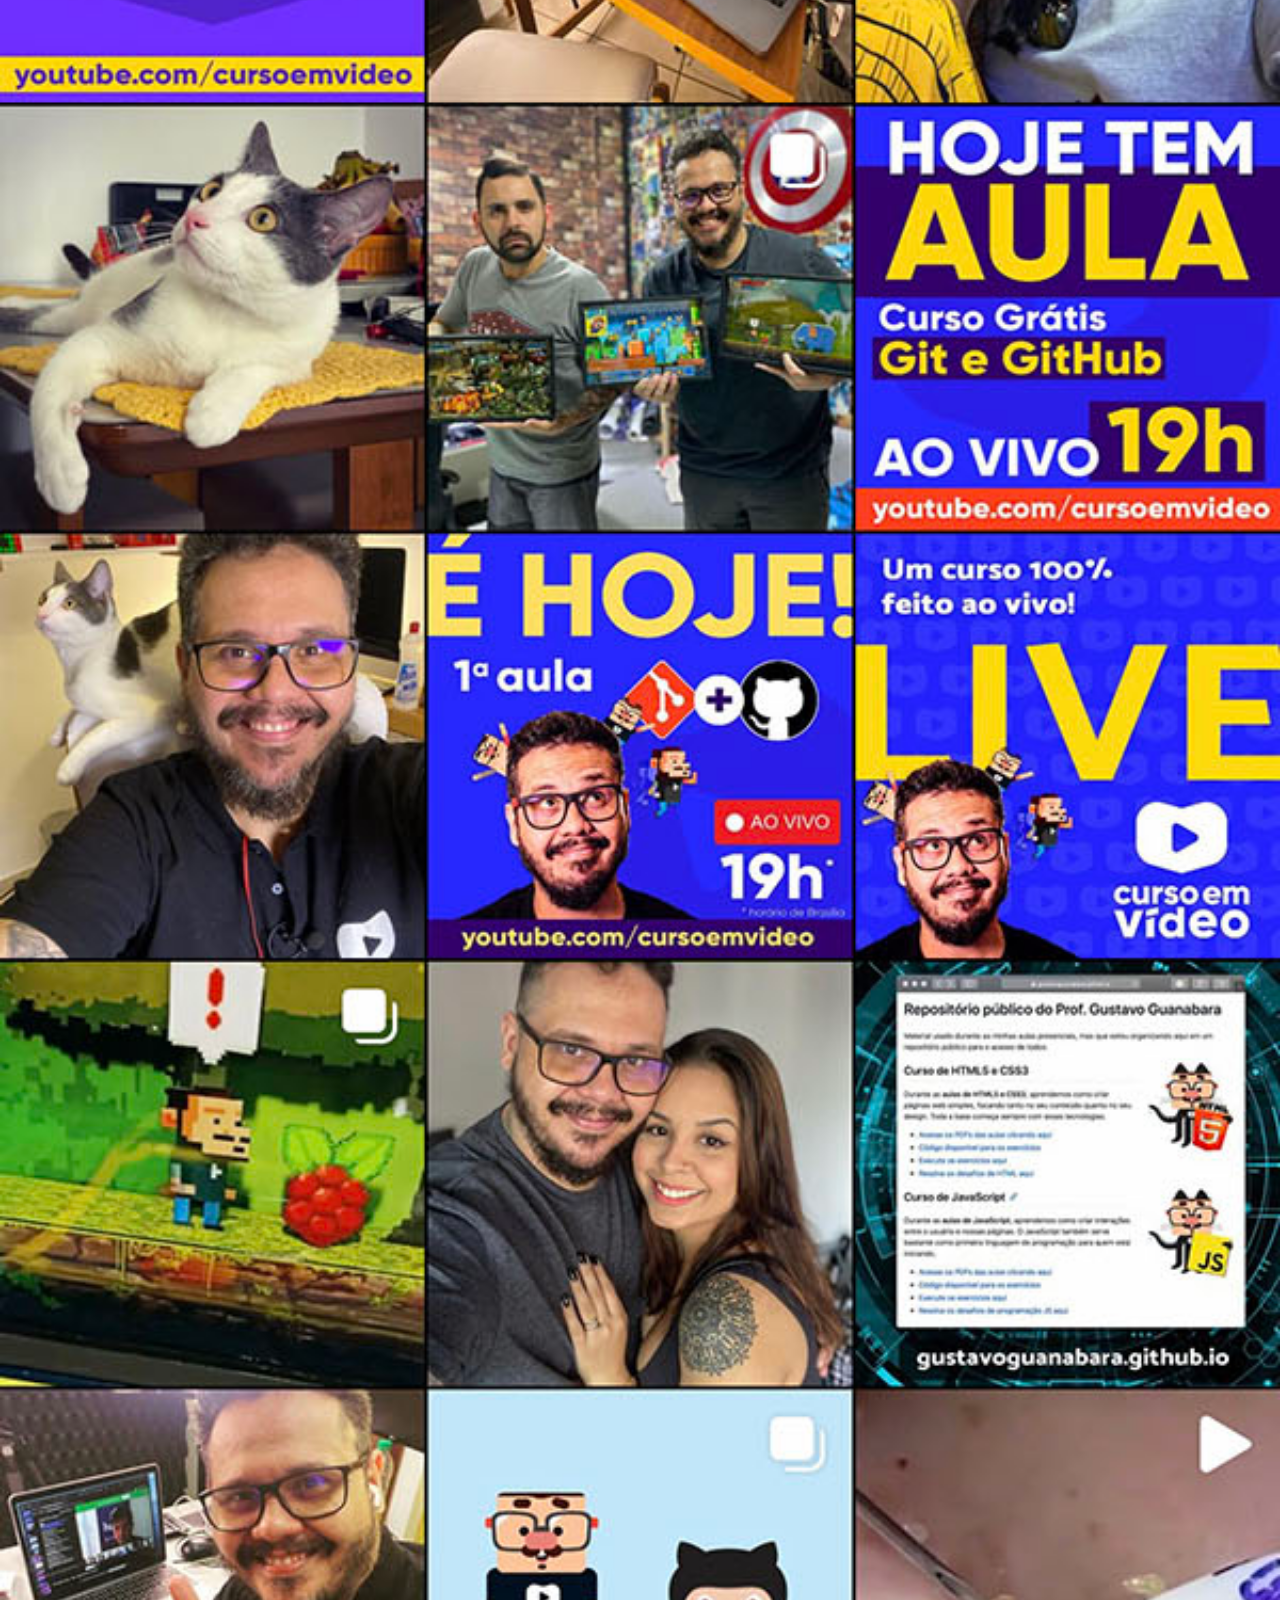
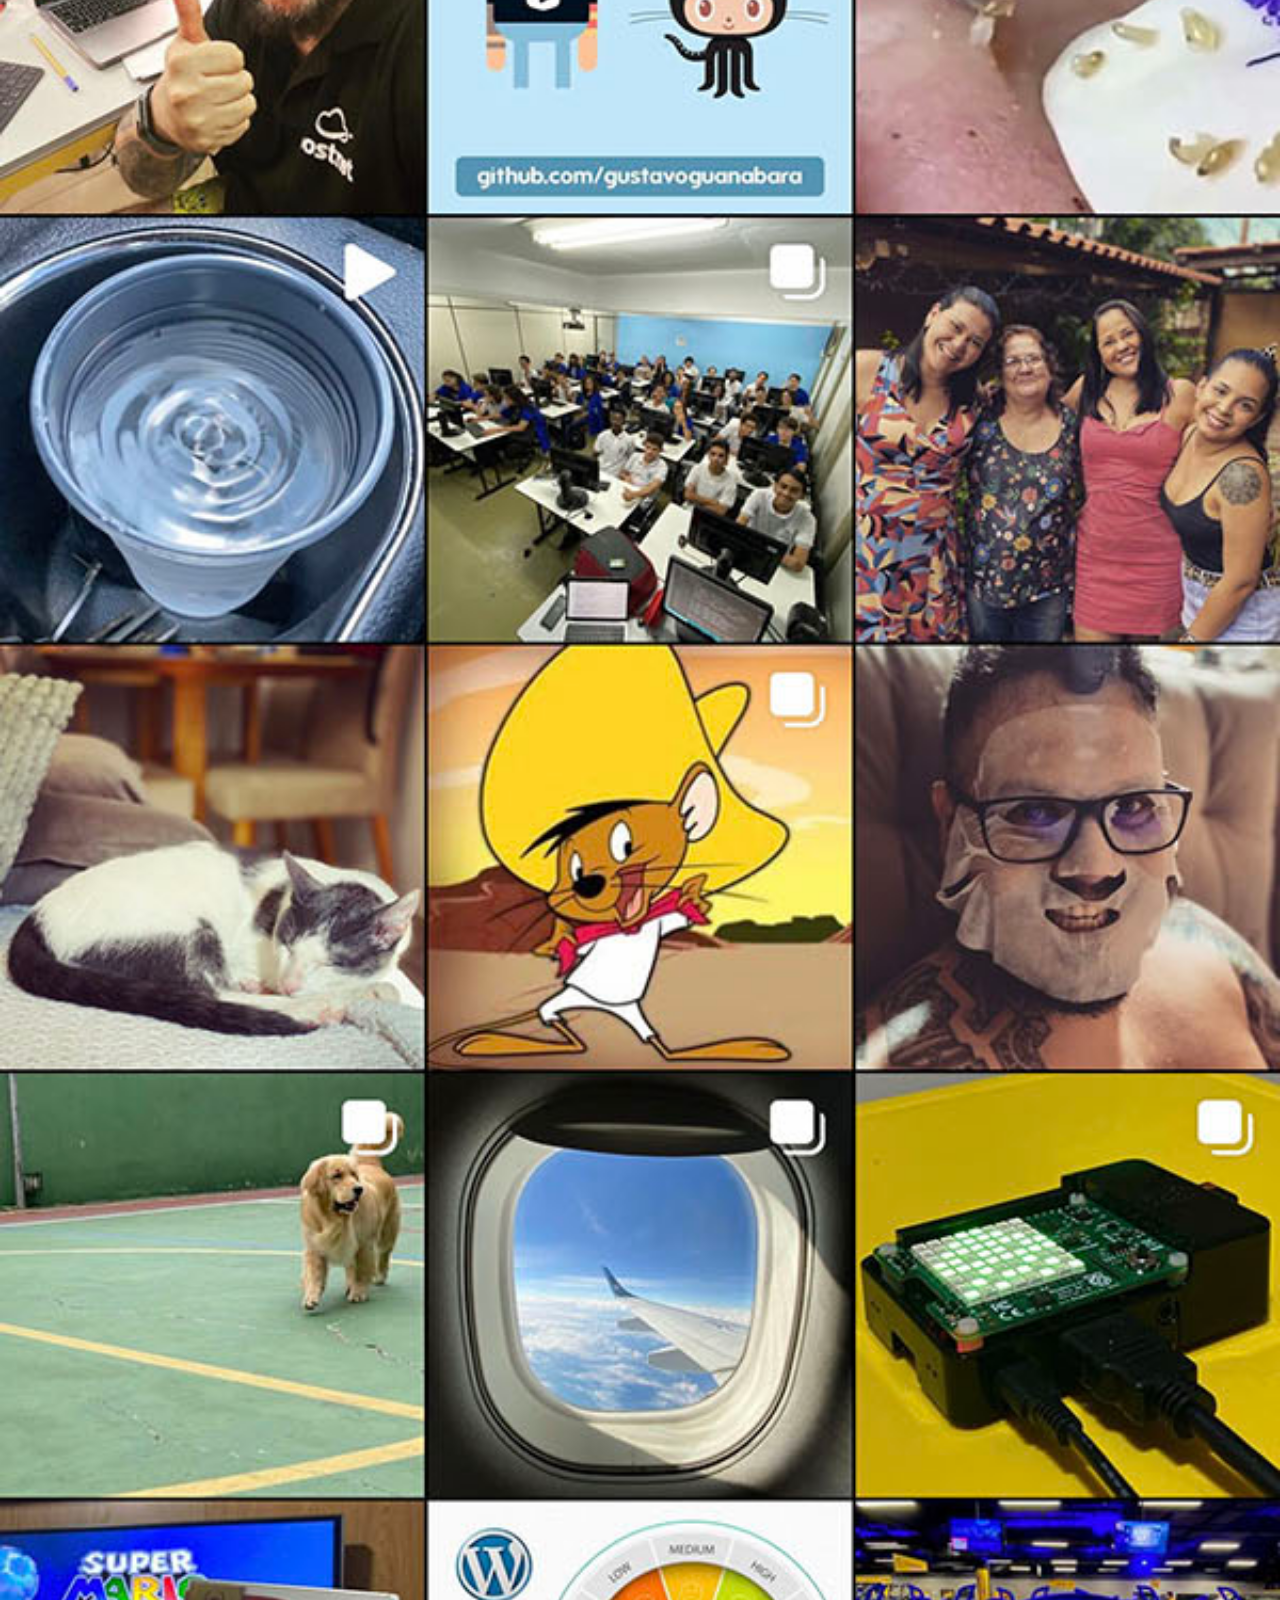
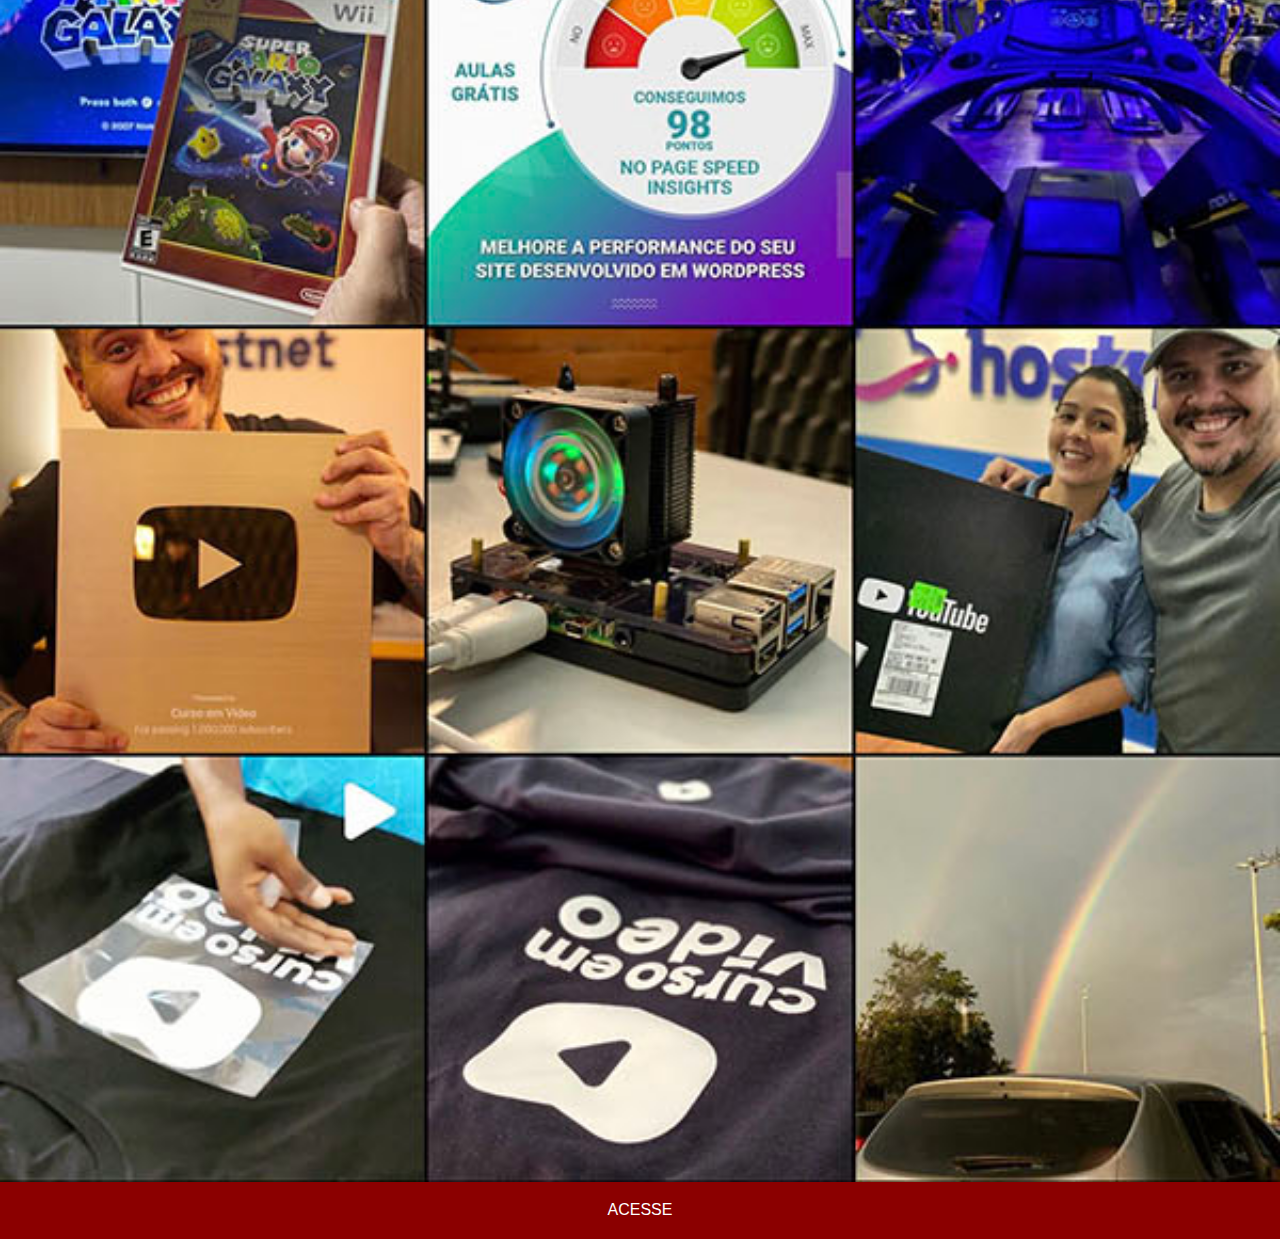
<file: insta.html>
<!DOCTYPE html>
<html lang="pt-br">
<head>
    <meta charset="UTF-8">
    <meta name="viewport" content="width=device-width, initial-scale=1.0">
    <link rel="stylesheet" href="estilos/social.css">
    <title>inta</title>
</head>
<body>
    <img src="imagens/tela-instagram.jpg" alt="instagram">
    <a href="https://www.instagram.com/edzinwe/" target="_blank">ACESSE</a>
   
    

</body>
</html>
</file>
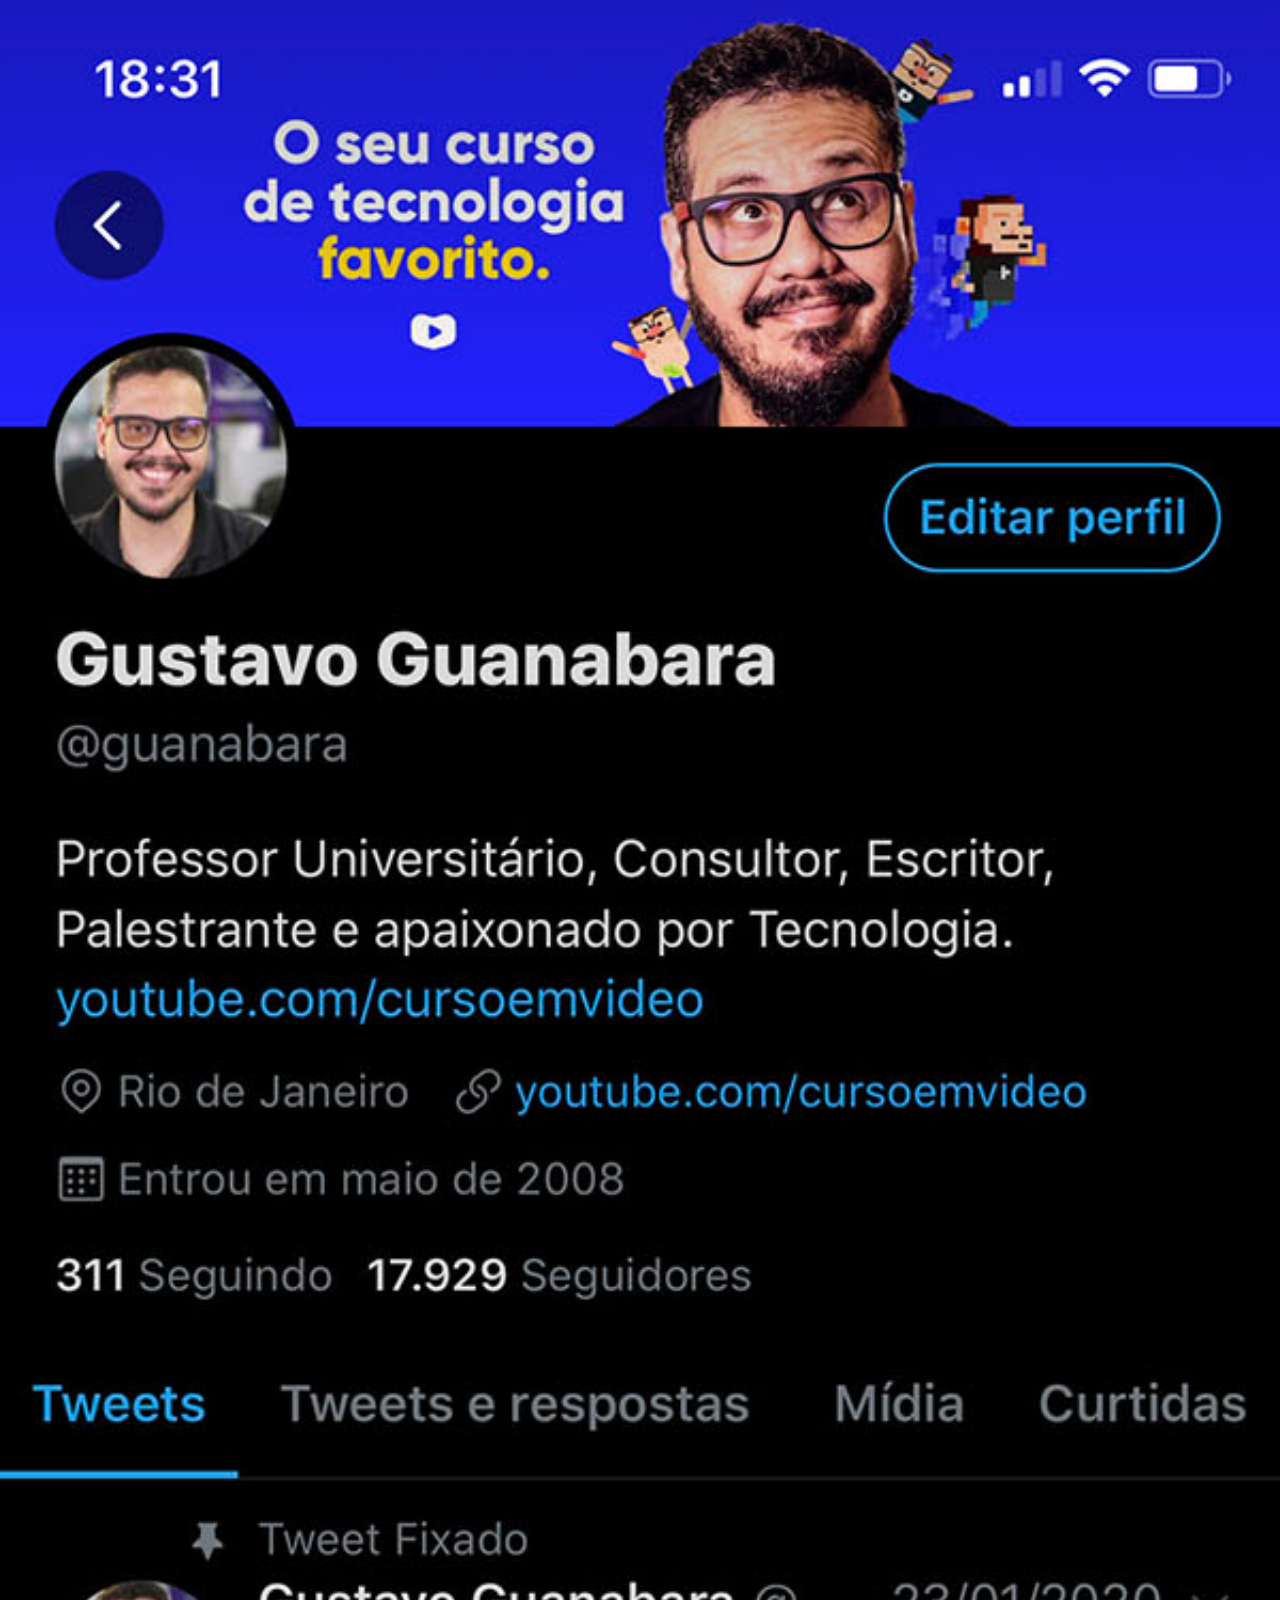
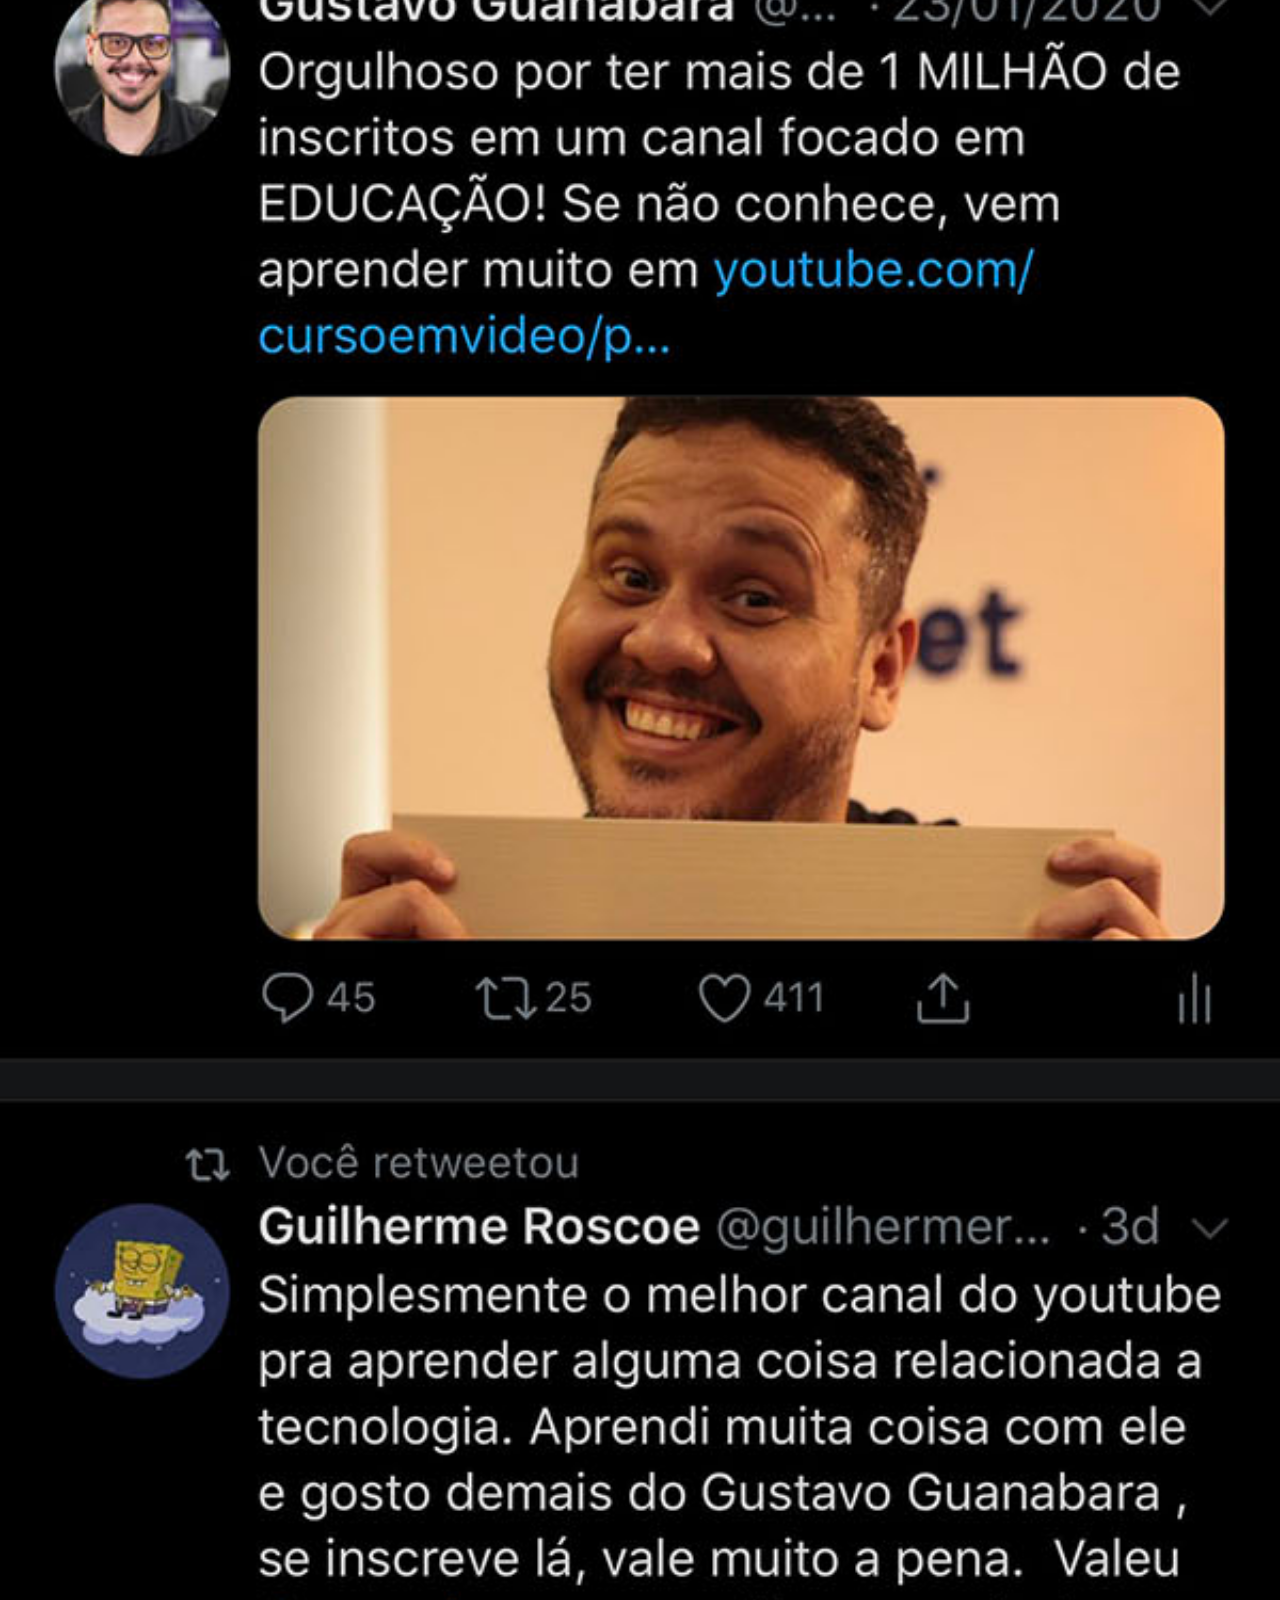
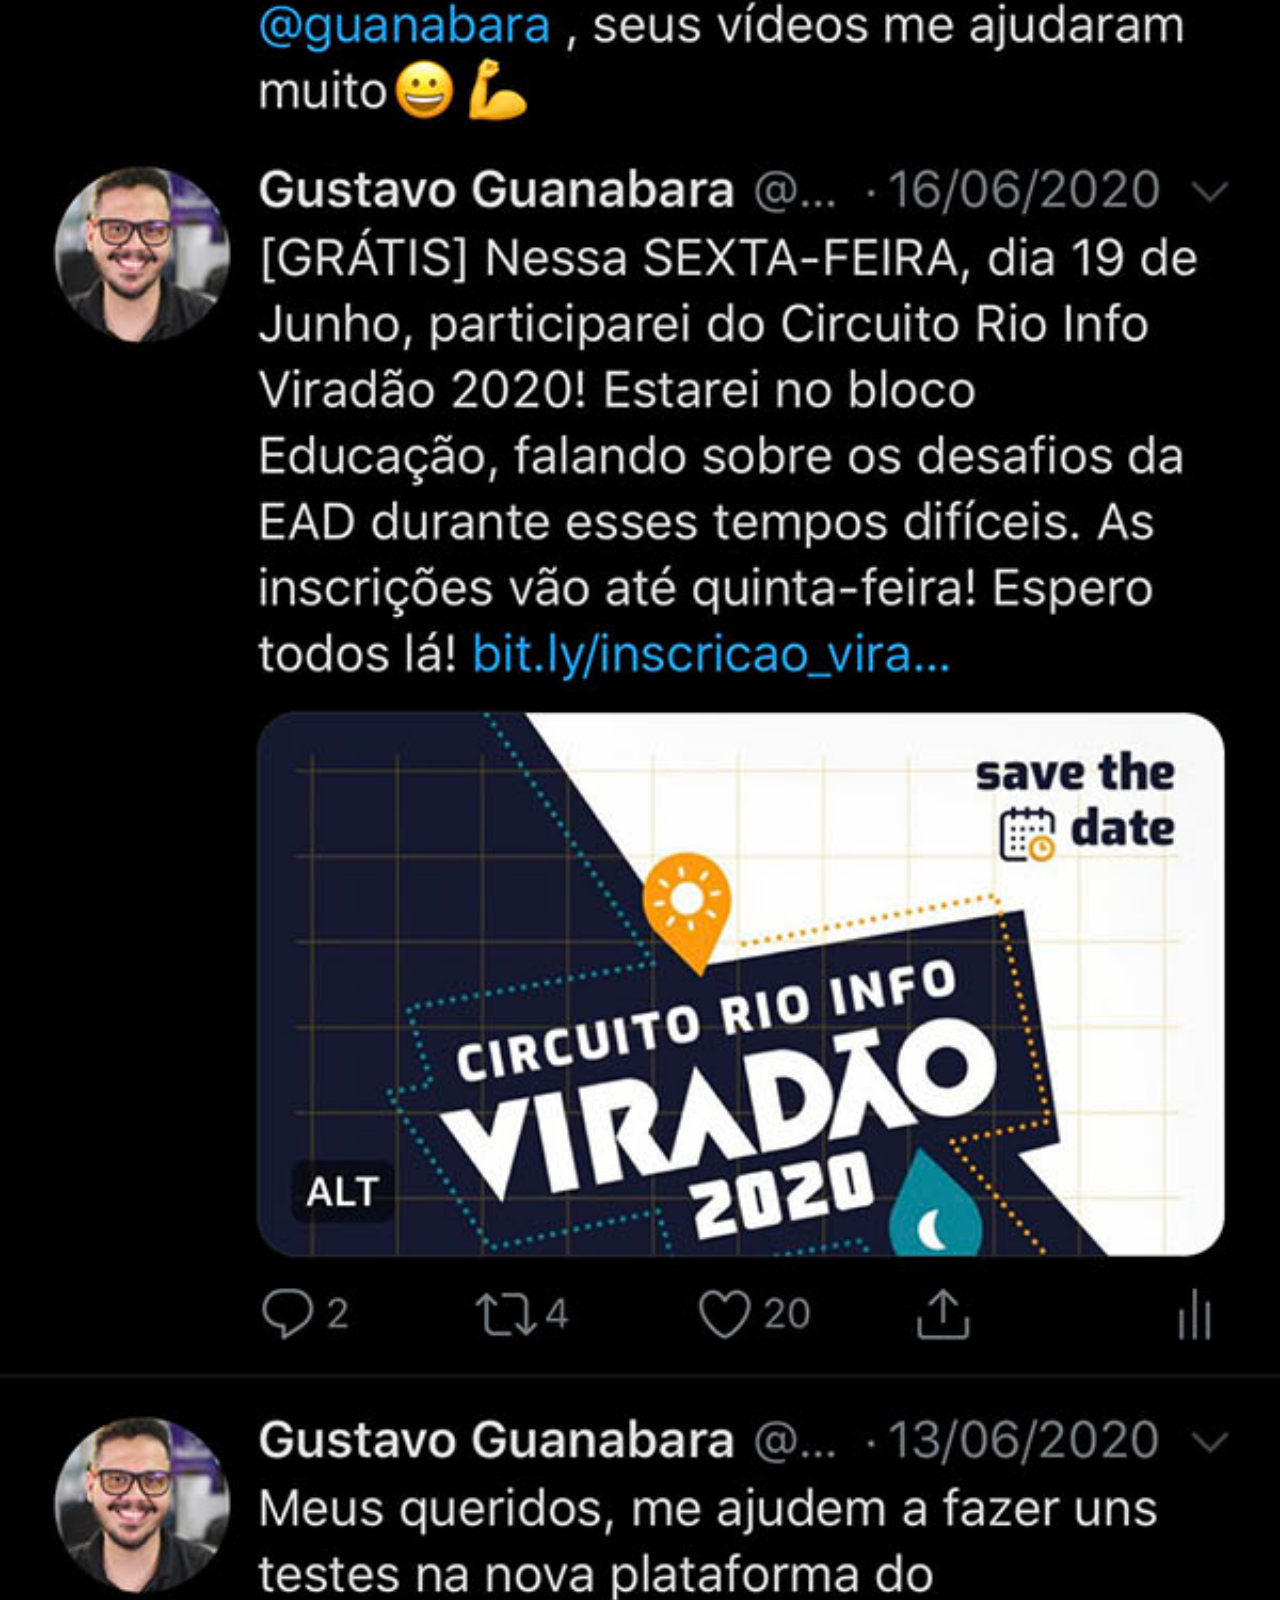
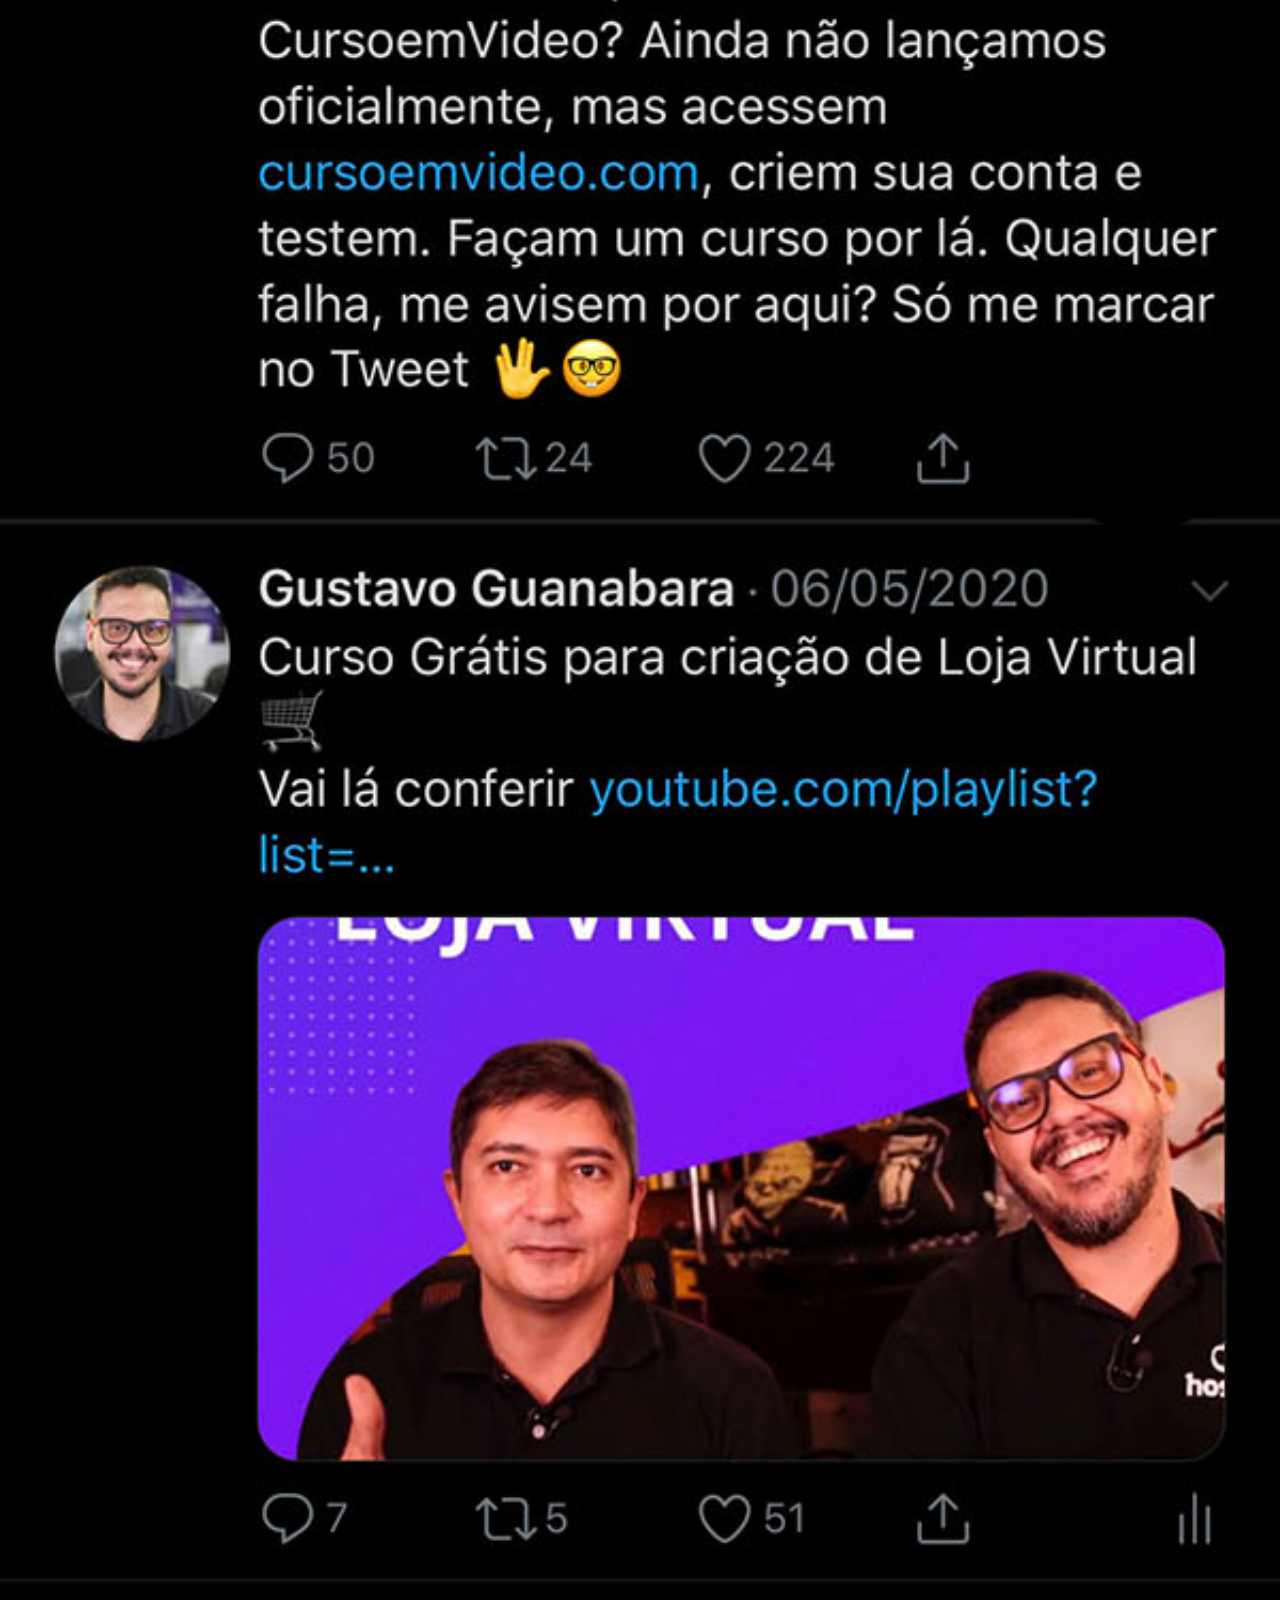
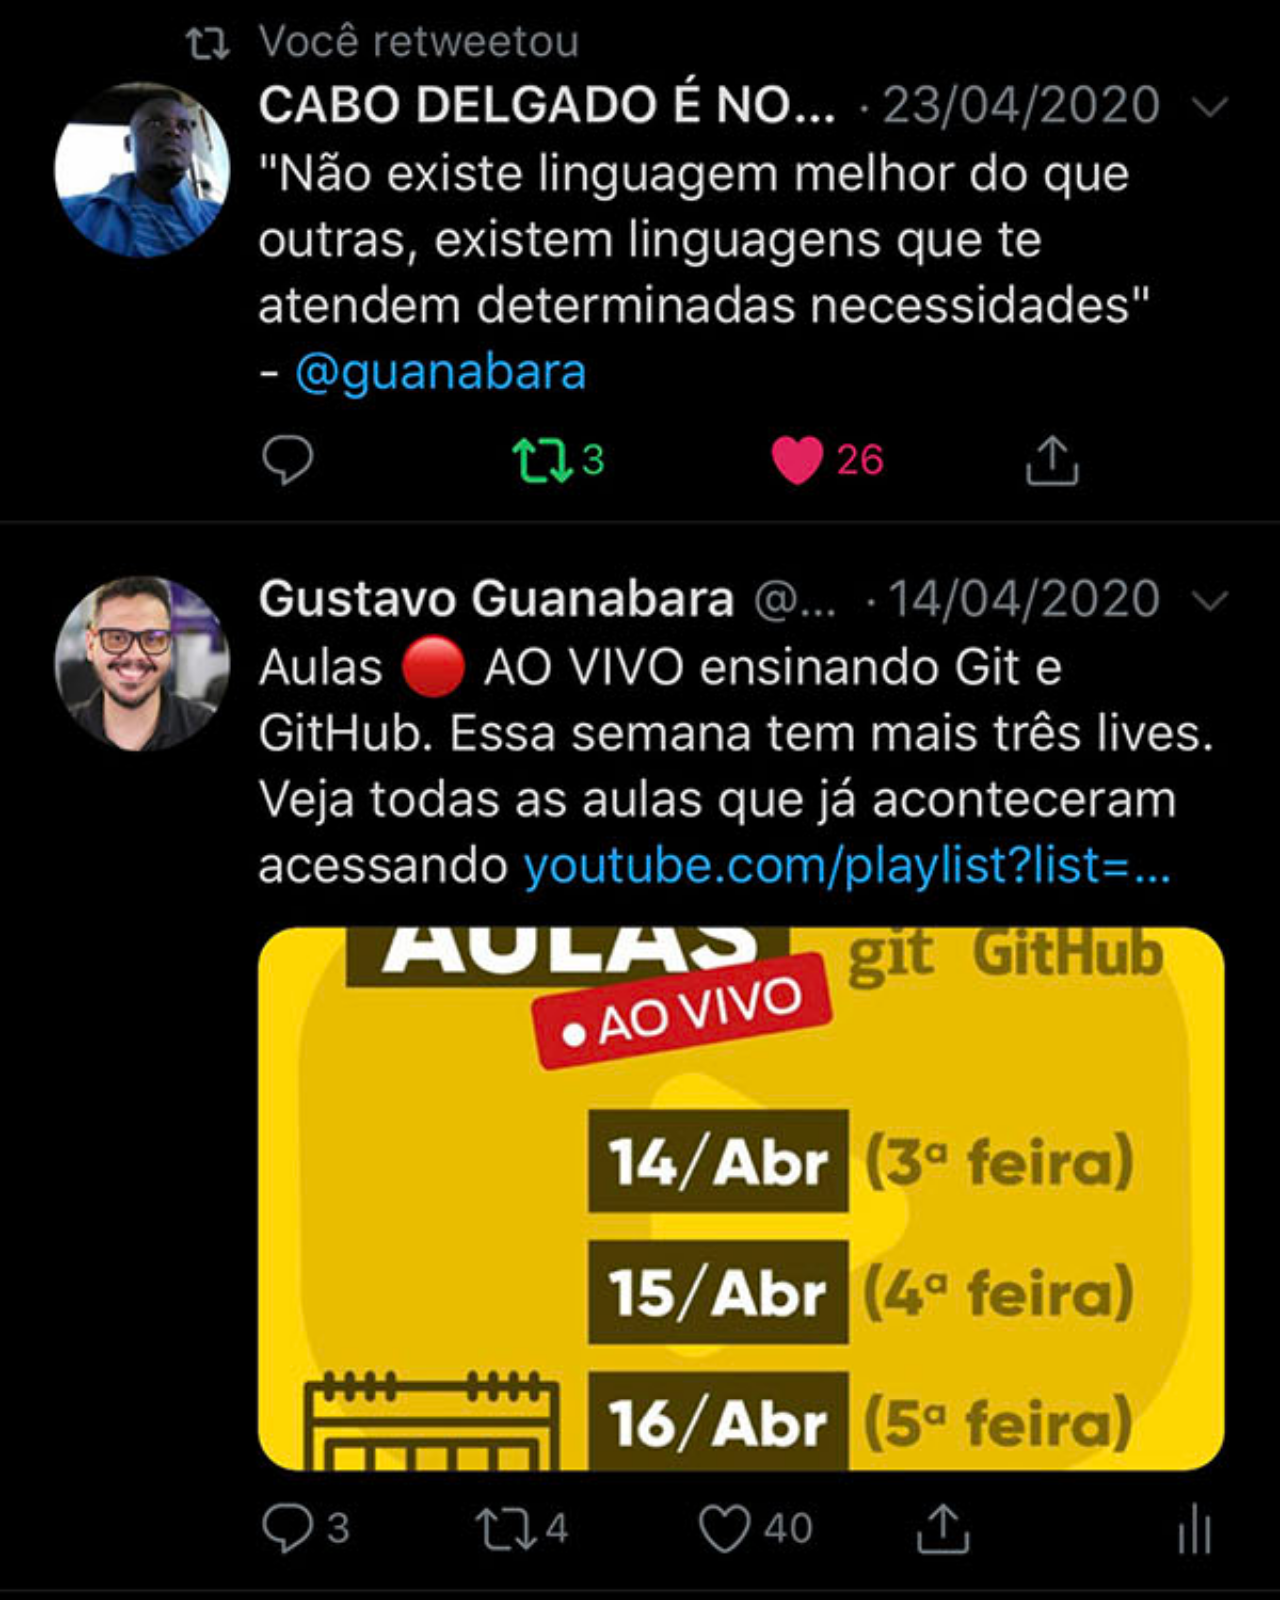
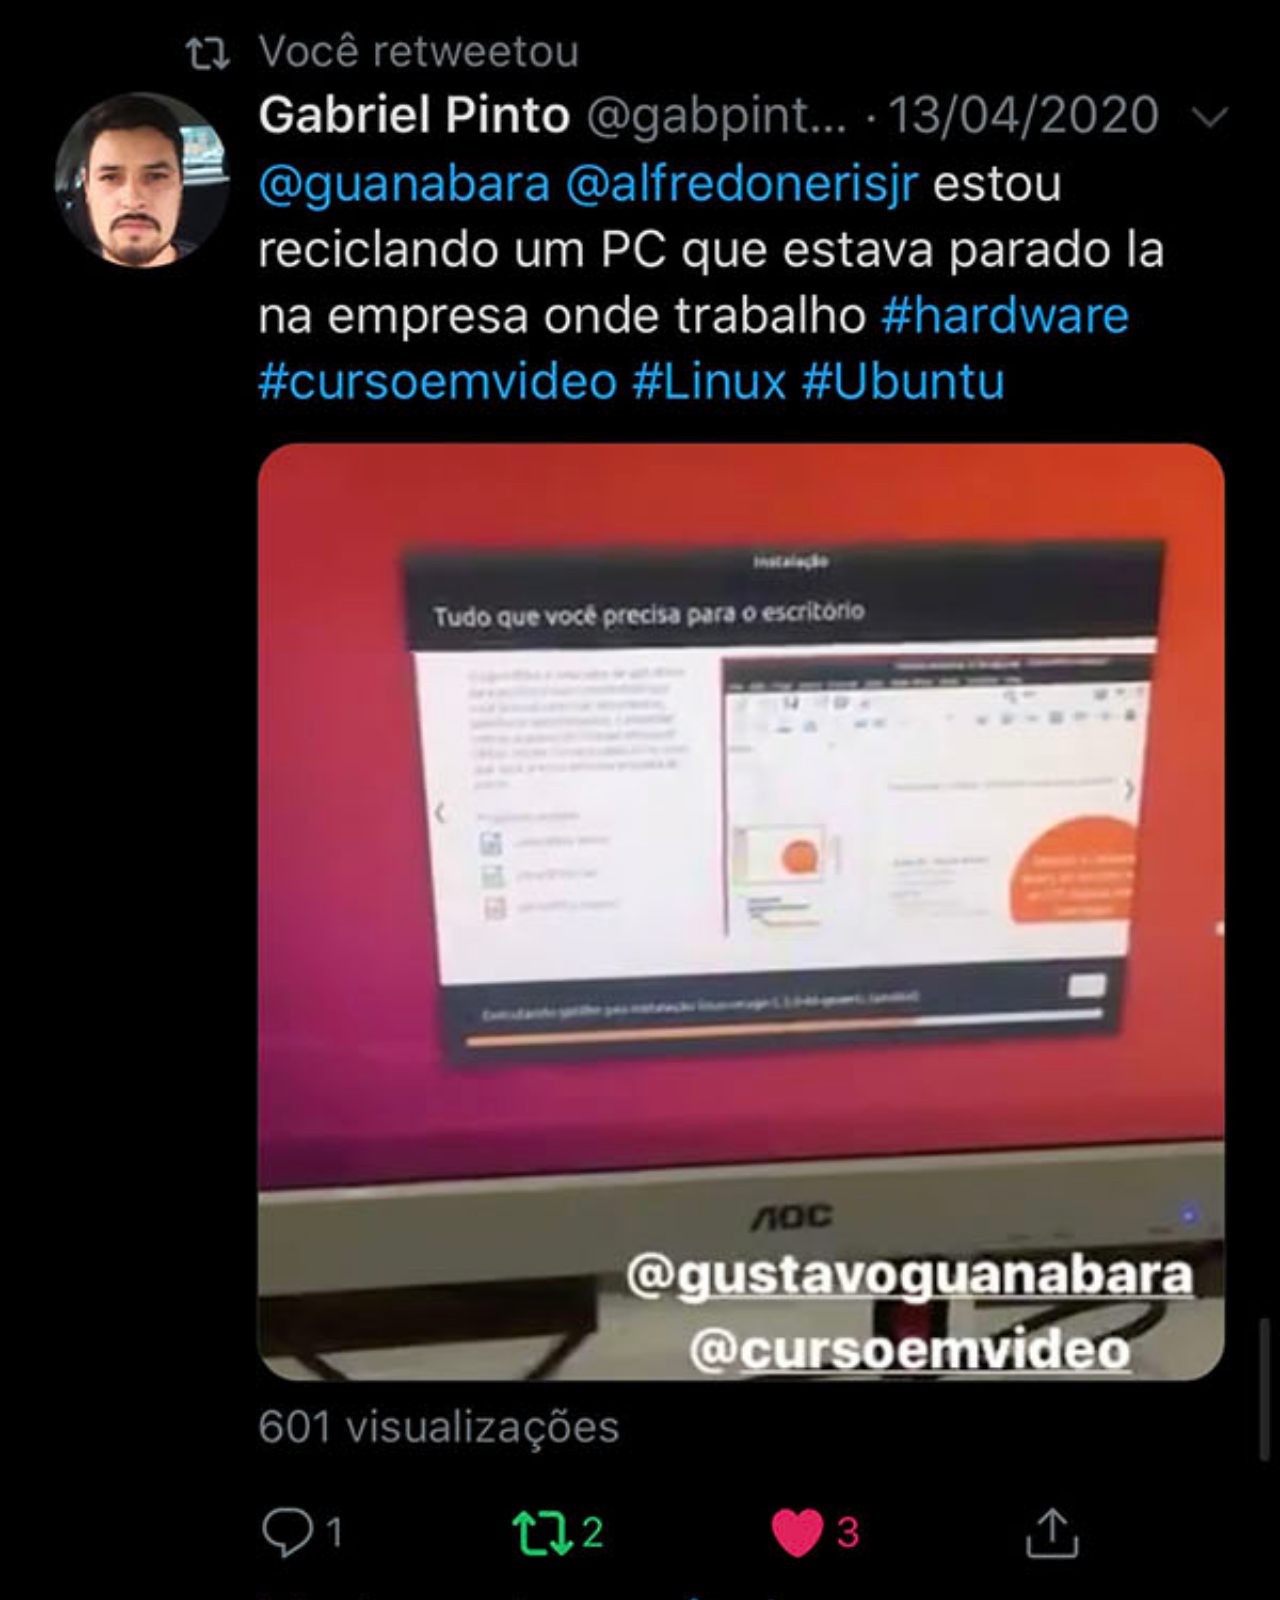
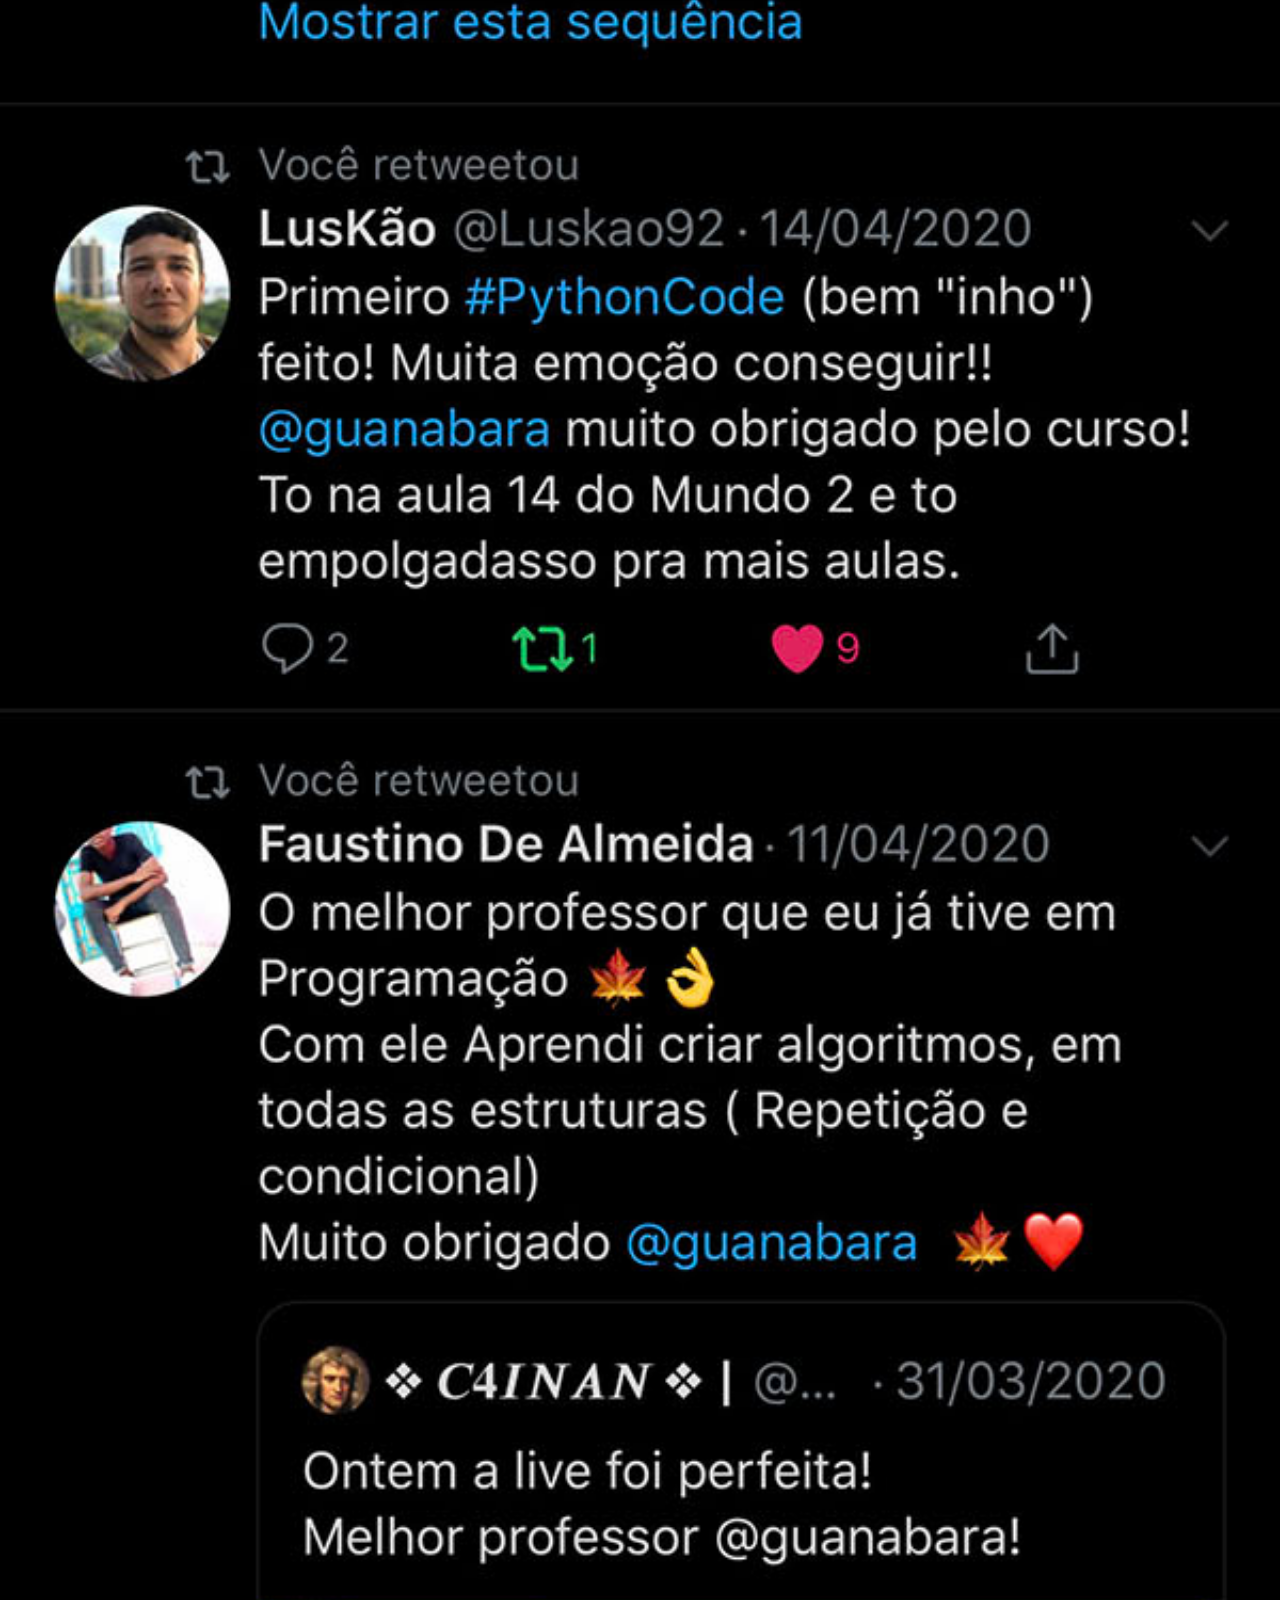
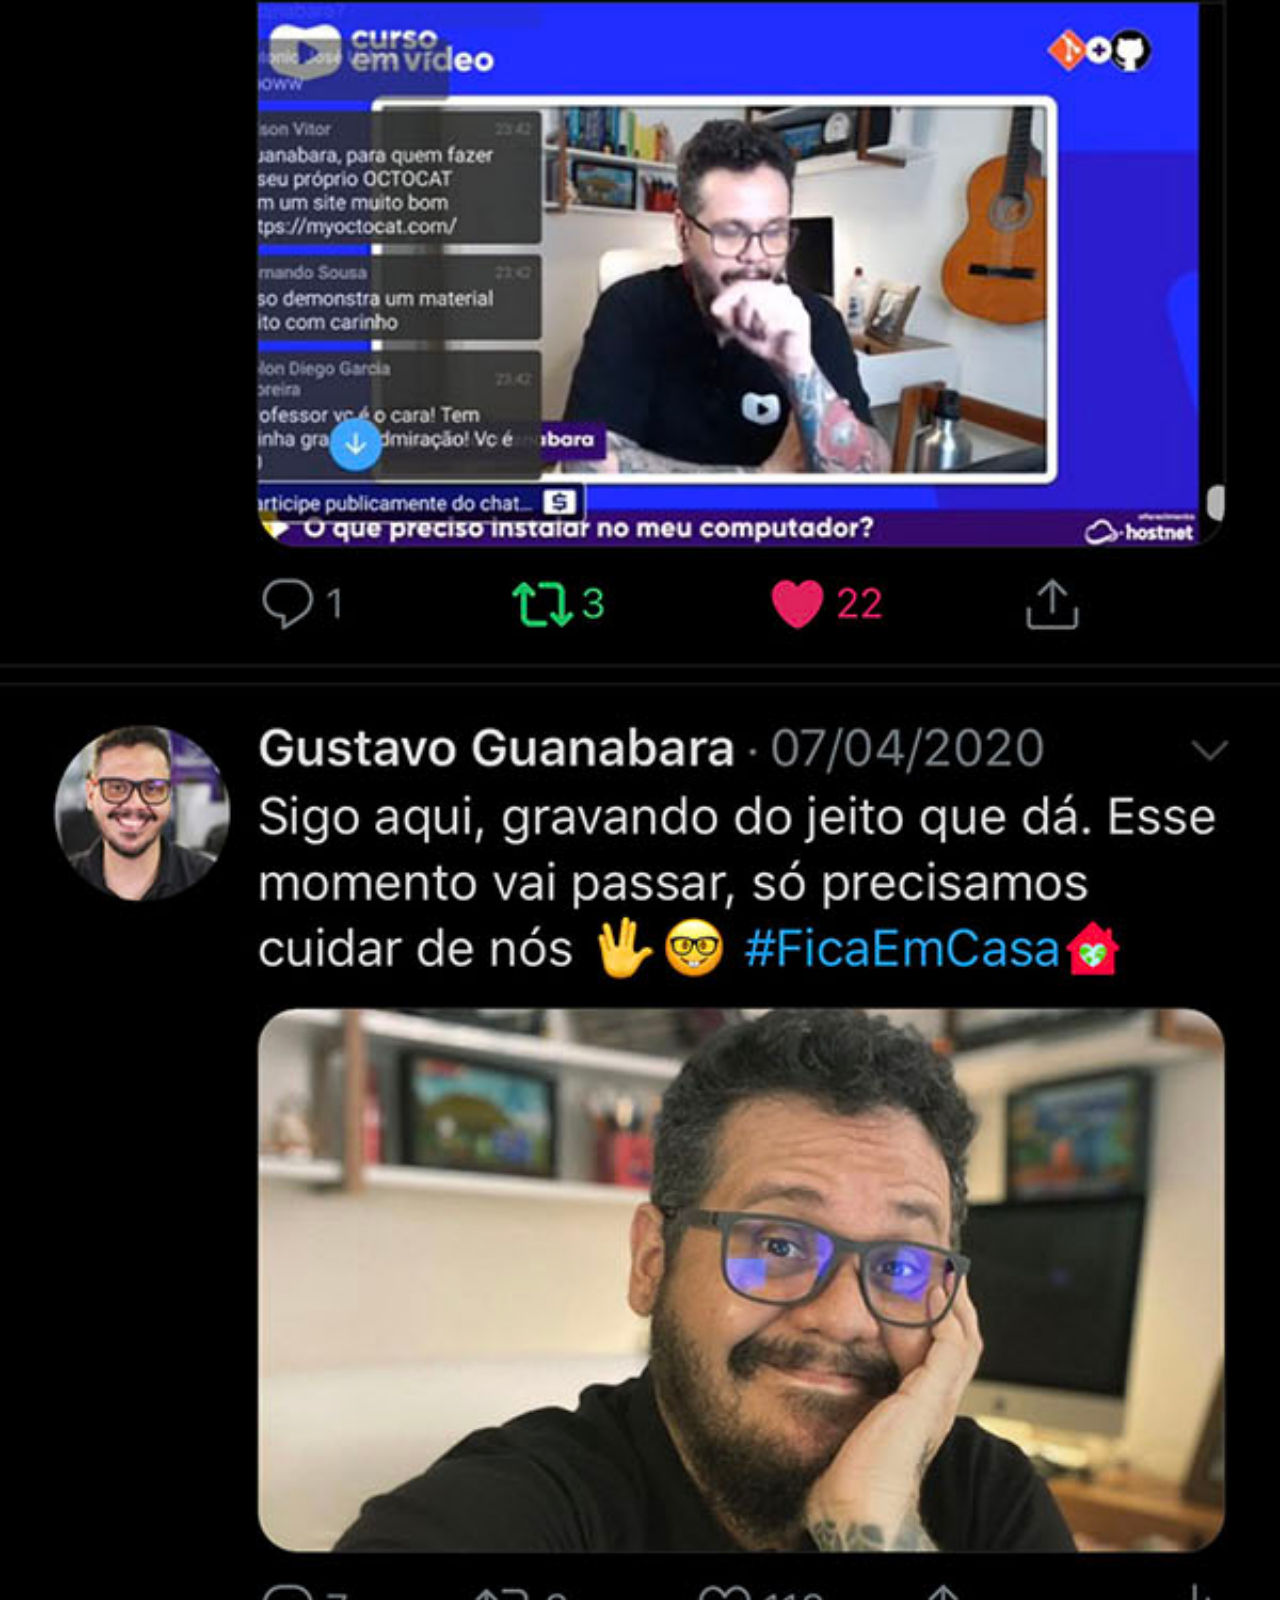
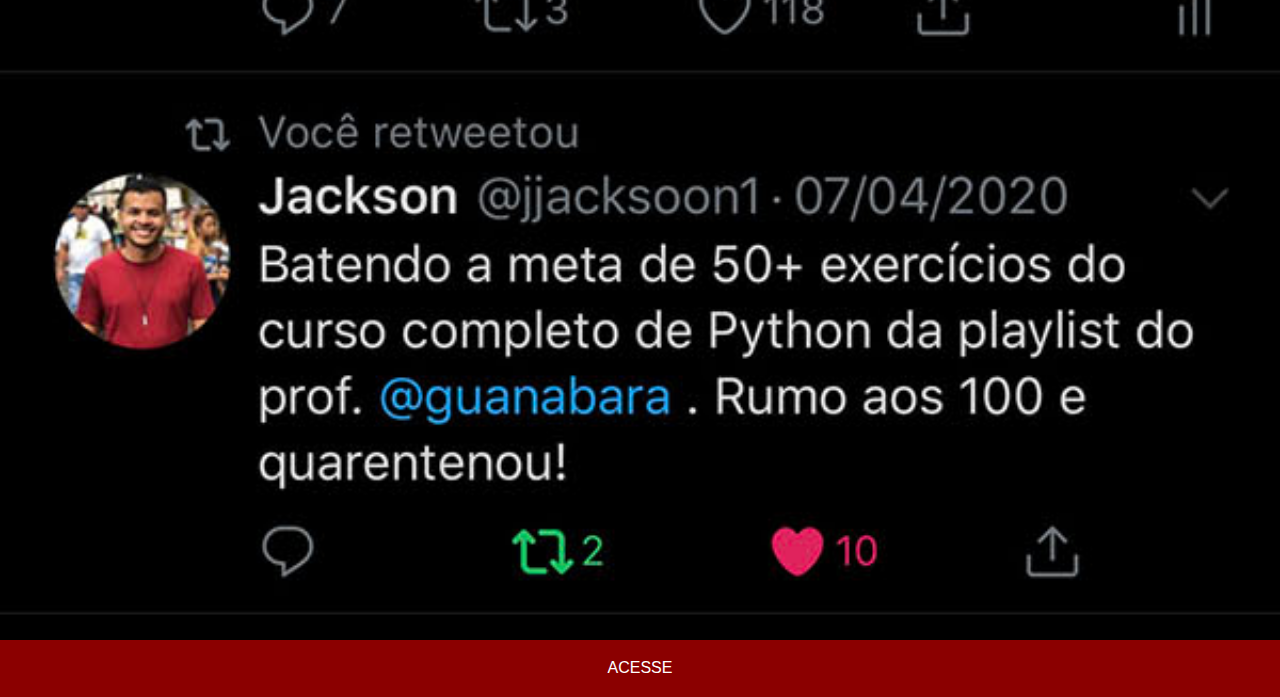
<file: twitter.html>
<!DOCTYPE html>
<html lang="pt-br">
<head>
    <meta charset="UTF-8">
    <meta name="viewport" content="width=device-width, initial-scale=1.0">
    <link rel="stylesheet" href="estilos/social.css">
    <title>twitter</title>
</head>
<body>
    <img src="imagens/tela-twitter.jpg" alt="twitter">
    <a href="https://x.com/m4rkimoficial"target="_blank">ACESSE</a>
</body>
</html>
</file>
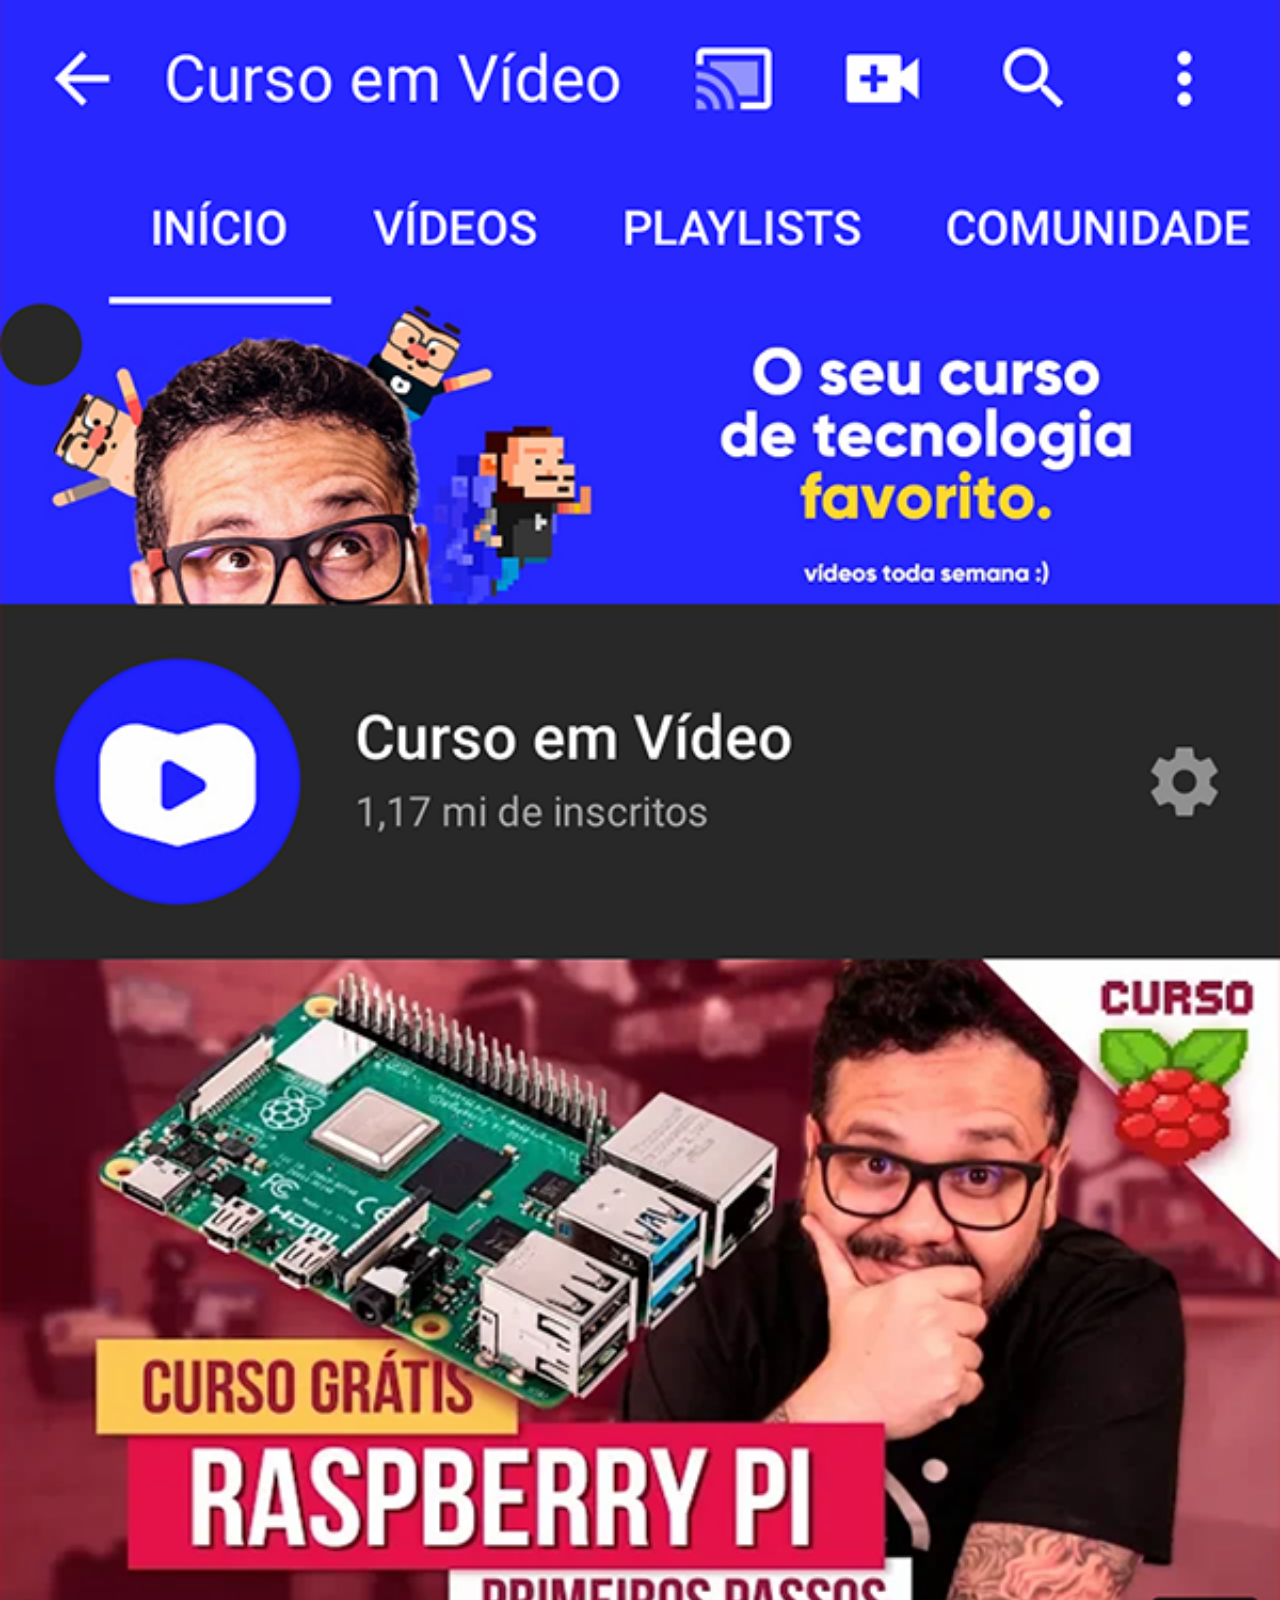
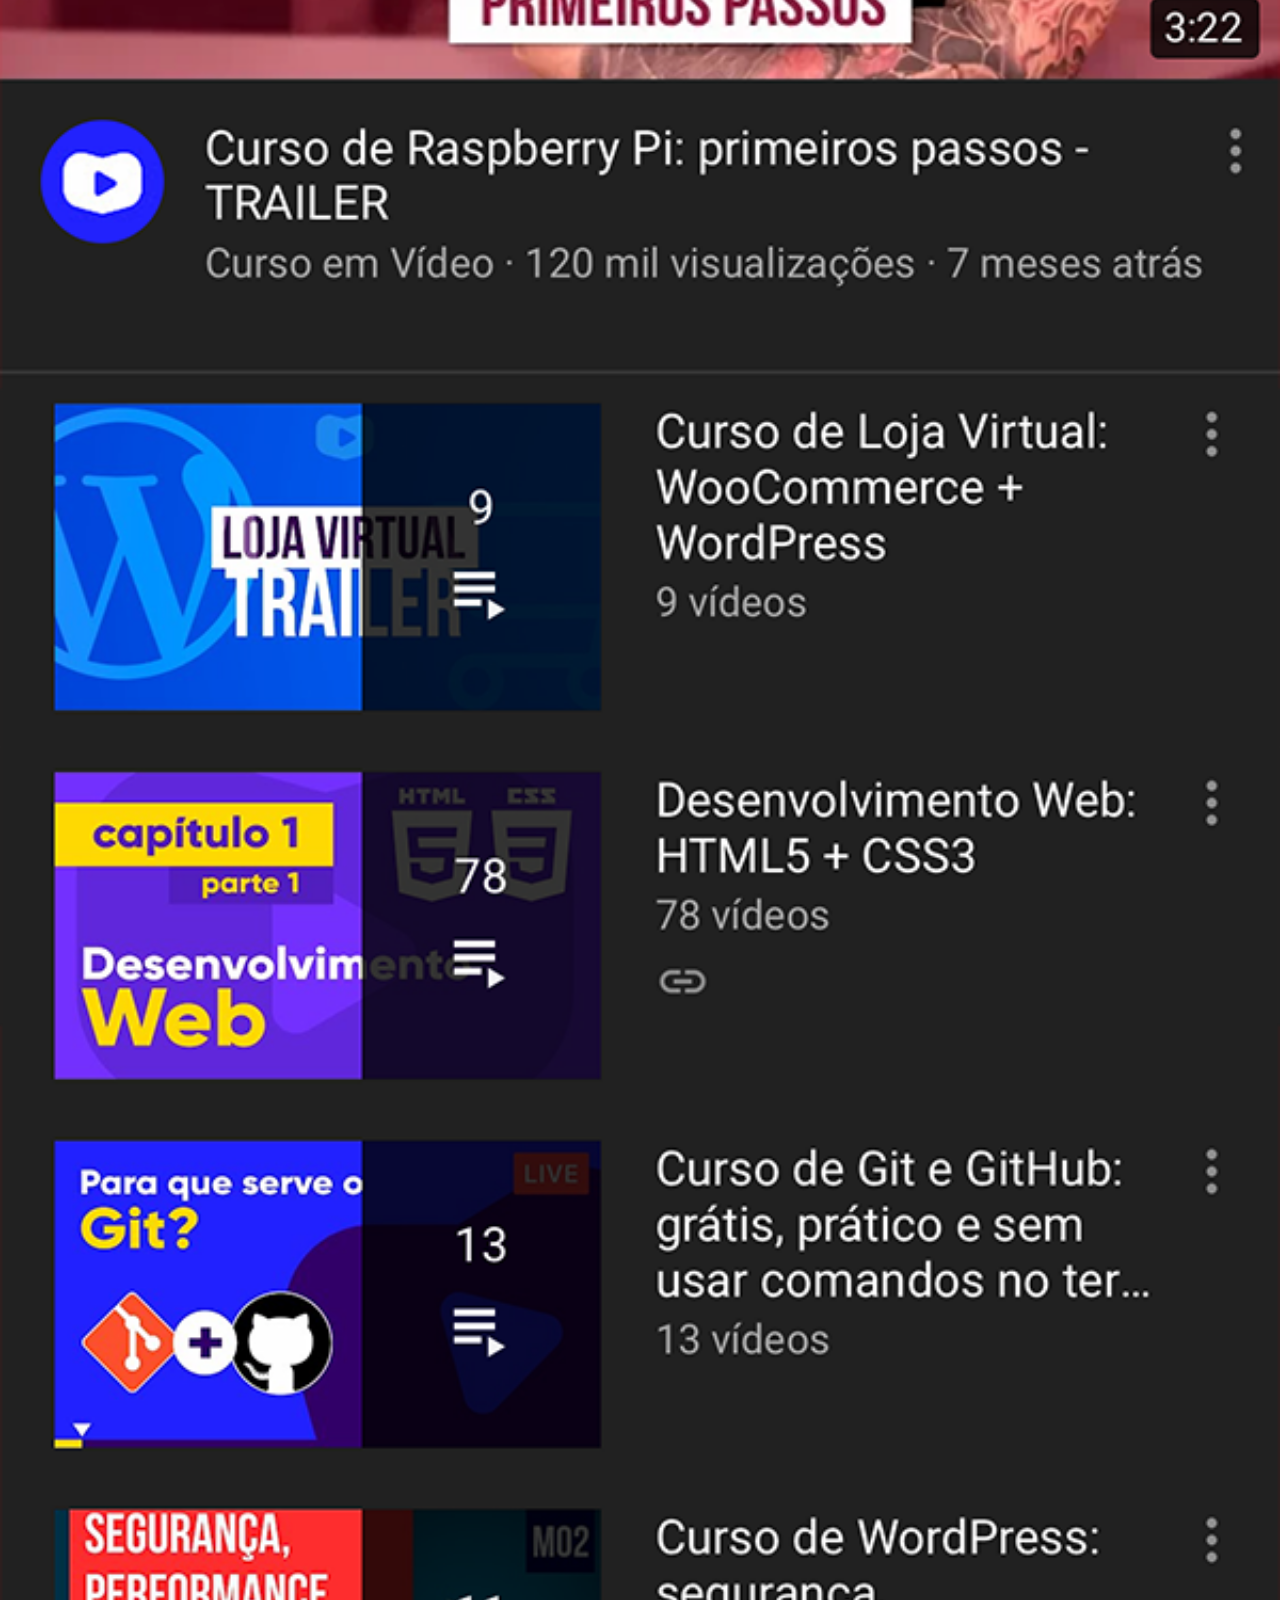
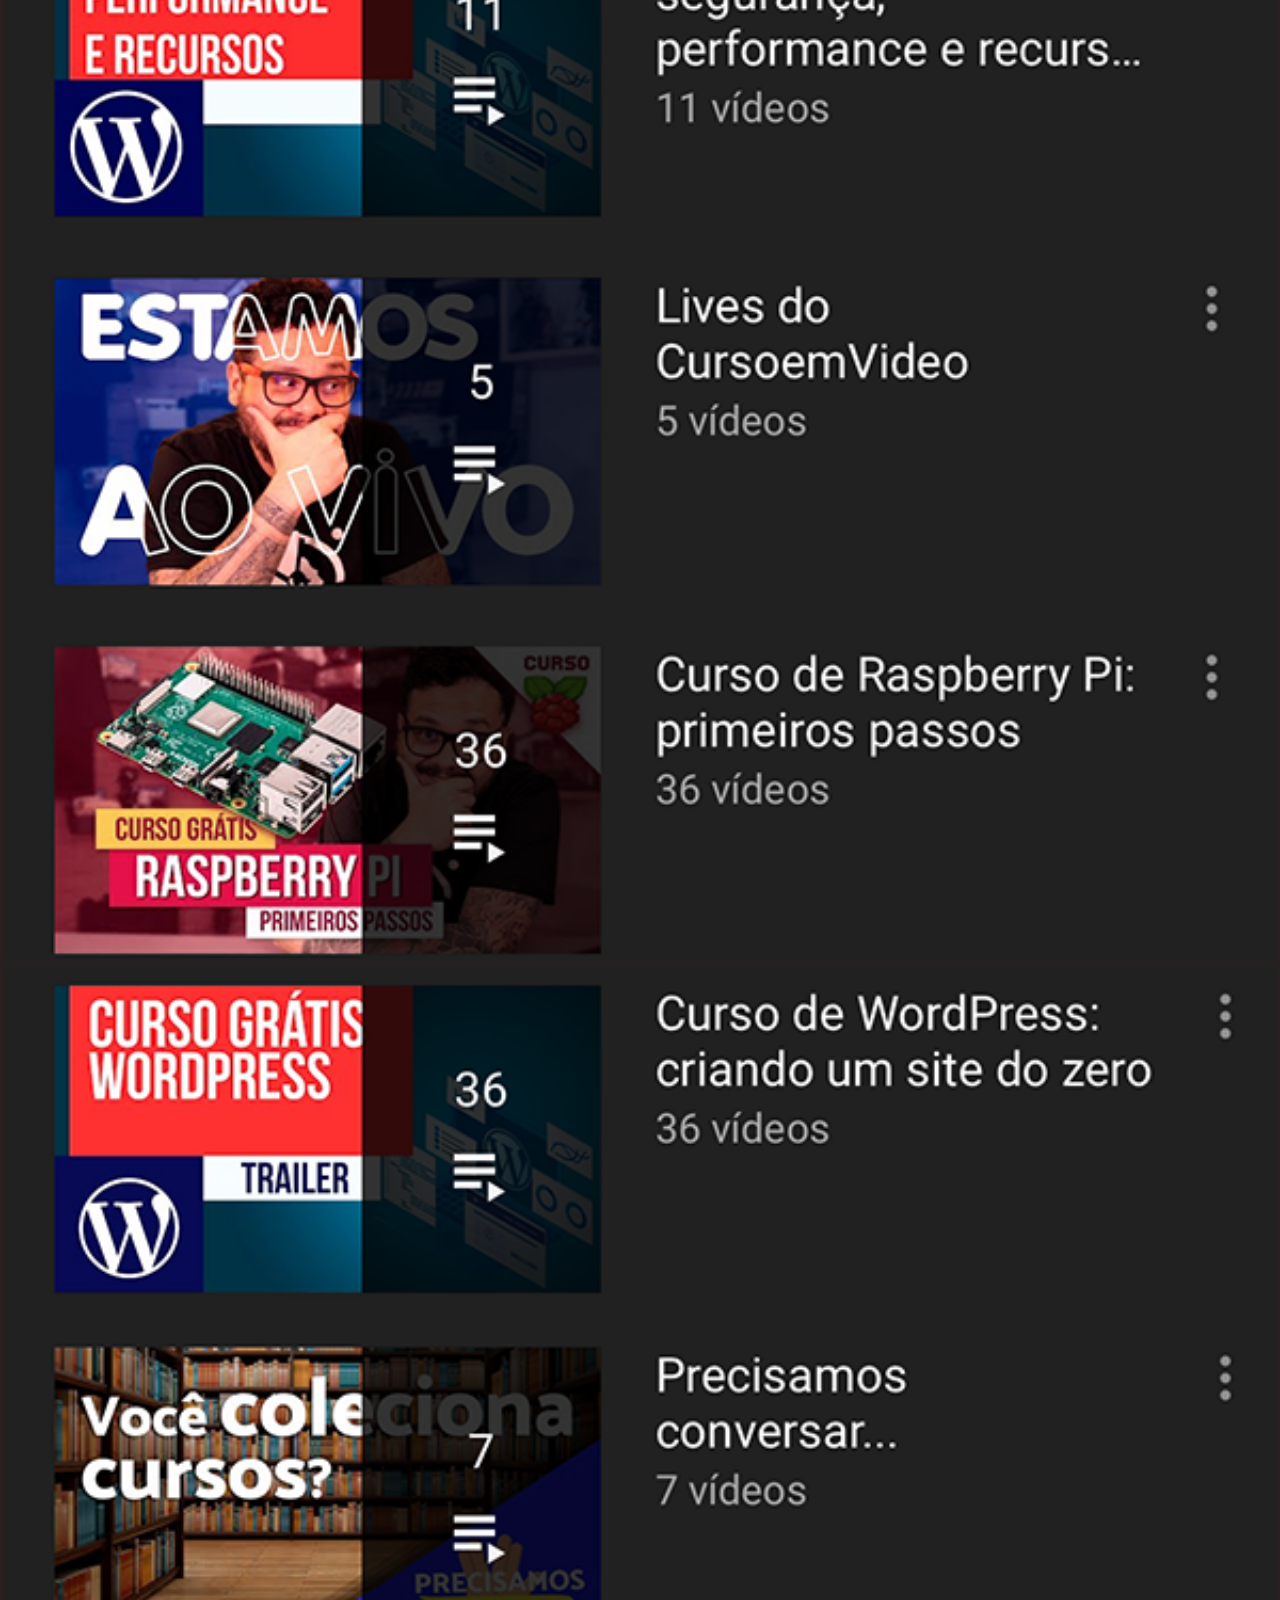
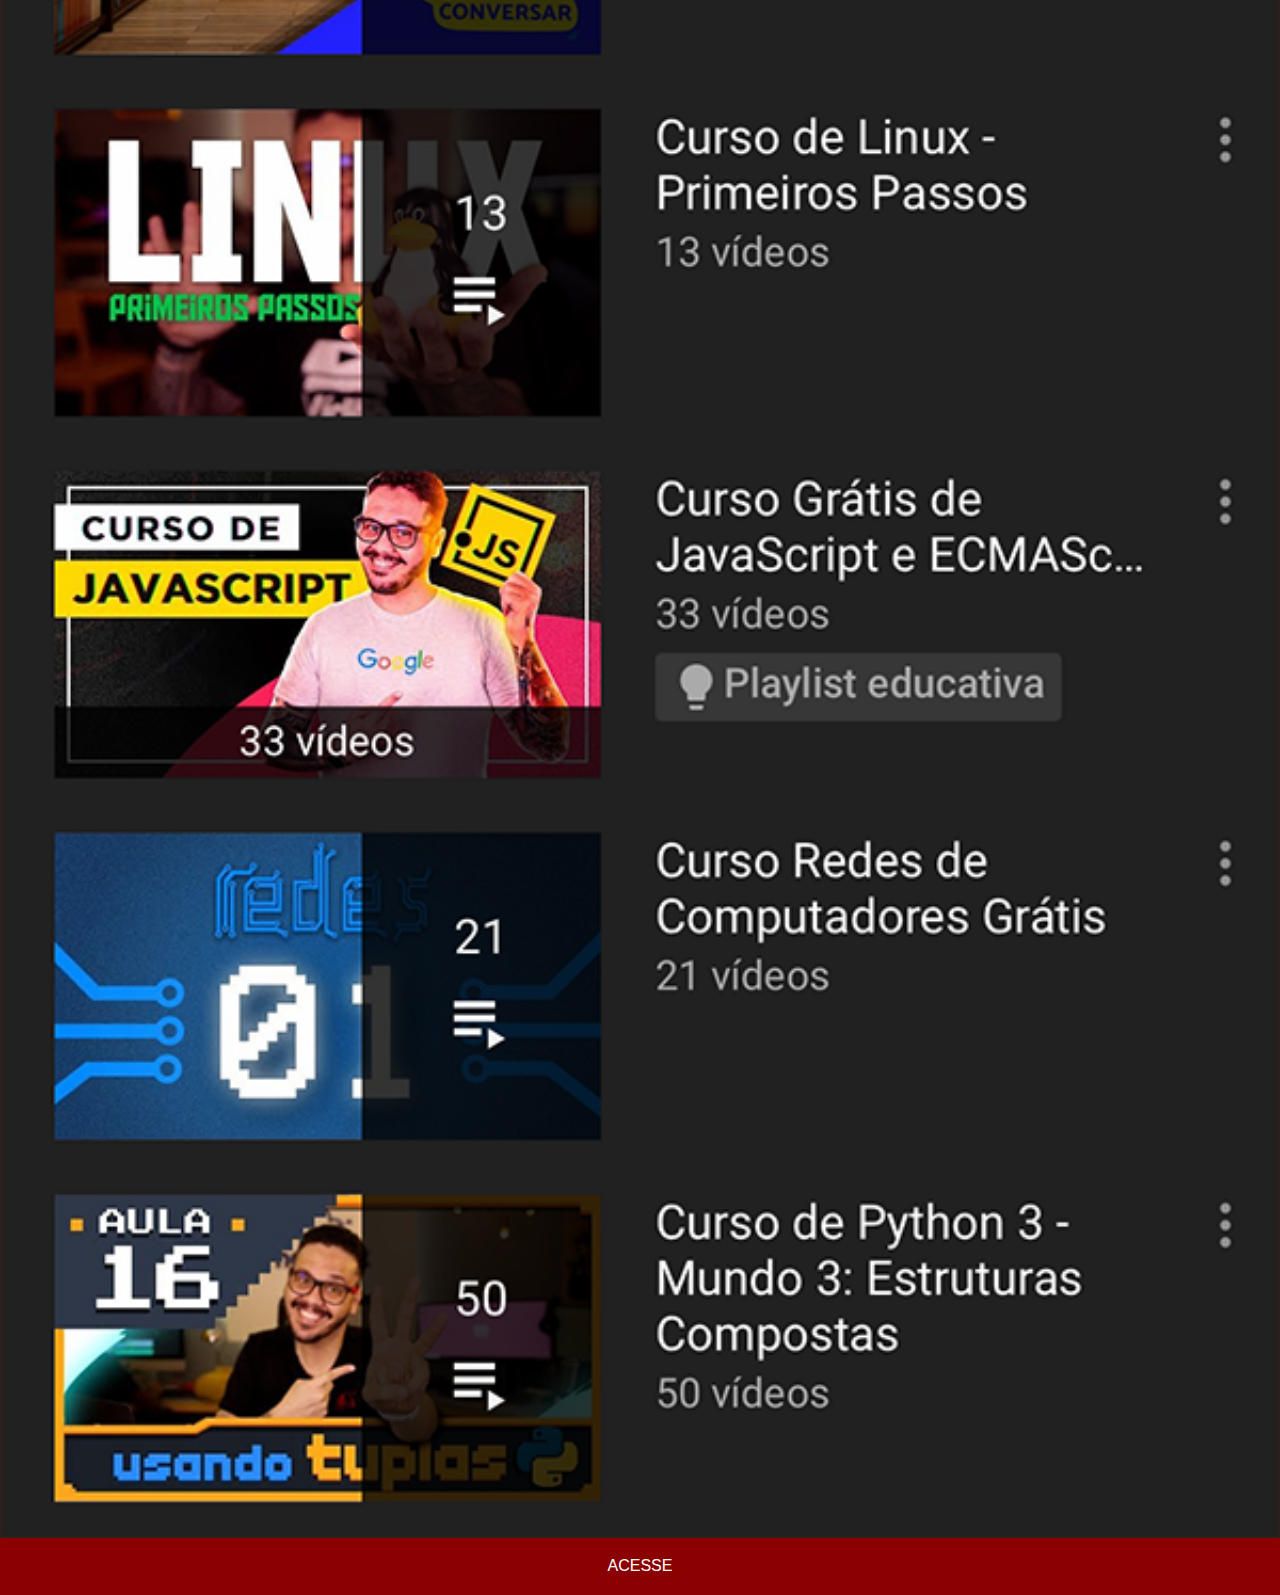
<file: youtube.html>
<!DOCTYPE html>
<html lang="pt-br">
<head>
    <meta charset="UTF-8">
    <meta name="viewport" content="width=device-width, initial-scale=1.0">
    <link rel="stylesheet" href="estilos/social.css">
    <title>youtube
    </title> 


</head>
<body>
    <img src="imagens/tela-youtube.png" alt="youtube">
    <a href="https://www.googleadservices.com/pagead/aclk?sa=L&ai=DChcSEwj28LKDttmJAxWsWEgAHWogIGMYABALGgJjZQ&co=1&ase=2&gclid=CjwKCAiAudG5BhAREiwAWMlSjMs1QOcQ4D7fgBEZ1kfdIpKzr8o6aHZ4cU5BHtbQ4P9orede5j0zzxoCvcUQAvD_BwE&ohost=www.google.com&cid=CAESVeD24E6jjXt7lYUnNCJ-tQwhTw2hX7GtuVaD_1gFNKTjxKuT-tfFQ6x6jPEWnyHDfl9FlF6We9Lv4dmSUKAobKMGFviEwVuW2DA5xwaw27f7HzUwvl4&sig=AOD64_30lEGBaMflqrmmGBL640x4ho-MaA&q&nis=4&adurl&ved=2ahUKEwidiq6DttmJAxWKH7kGHSZQGoUQ0Qx6BAgOEAE" target="_blank">ACESSE</a> 

</body>
</html>
</file>
<file: estilos/style.css>
@charset "utf-8";

*{
    margin: 0px;
    padding: 0px;
    font-family: Arial, Helvetica, sans-serif;
}

html,body{

height: 100vh;
width: 100vw;
background-color: black;

}

body{

    background: url('../imagens/fundo-madeira.jpg') no-repeat top center;
    background-size: cover;
    background-attachment: fixed;


}

main{

position: relative;
height: 100vh;



}

section#telefone {

    position: absolute;
    top: 50%;
    left: 50%;
    transform: translate(-50%,-50%);
    

    height: 627px;
    width: 311px;
    background-color: blue;
    background: url('../imagens/frame-iphone.png')no-repeat;
}

iframe#tela {
 position: relative;
 top: 80px;
 left: 23px;
 width: 266px;
 height: 471px;
}

section#redes-sociais{

text-align: right;

}

section#redes-sociais img{

width: 50px;
margin: 10px;
border-radius: 50%;
box-shadow: 2px 2px 5px rgb(0, 0, 0, 0.400);
box-sizing: border-box;

}

section#redes-sociais img:hover {

border: 2px solid rgb(0, 0, 0, 0.637 ) ;
transform: translate(-3px,-3px ) ;
box-shadow: 5px 5px 10px  rgb(0, 0, 0, 0.623 ) ;
transition:transform, .3s, border 2s ;
}
</file>
<file: estilos/social.css>
@charset "utf-8";

* {
    margin: 0px;
    padding: 0PX;
    font-family:Arial, Helvetica, sans-serif ;
}

::-webkit-scrollbar{

    width: 0px;
    height: 0px;
}
img{
    
    width: 100vw;
}

a{
    display: block;
    background-color: darkred;
    color: white;
    padding: 20px;
    margin: -5px;
    text-align: center;
    font-weight: border ;
    text-decoration: none;

}

:hover{

    background-color: red;
}
</file>
